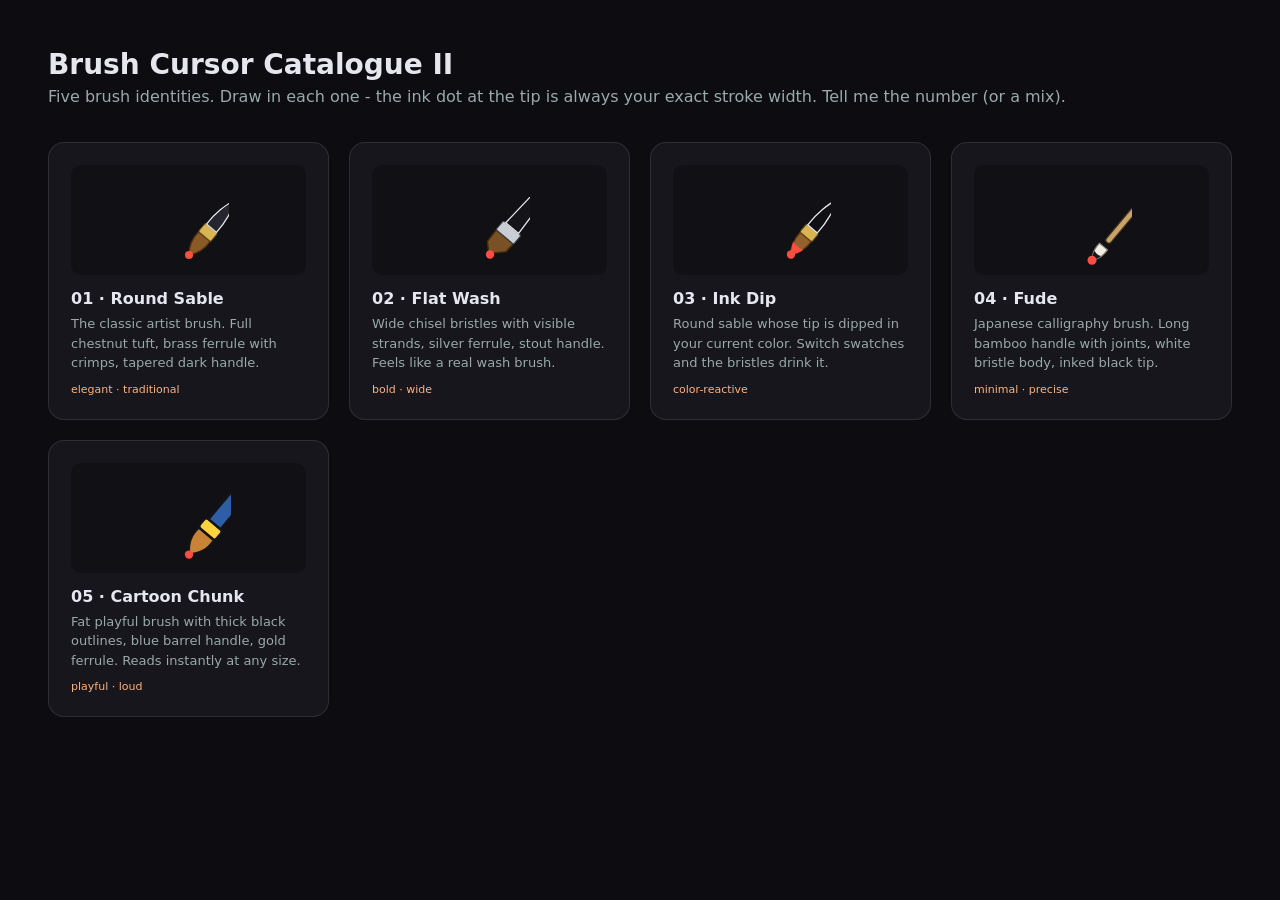
<file: design-catalogue-brush/index.html>
<!doctype html>
<html lang="en">
<head>
<meta charset="utf-8">
<title>Annotate · Brush Cursor Catalogue II</title>
<style>
  :root { color-scheme: dark; }
  body { margin: 0; min-height: 100vh; background: #0d0d11; color: #e6e6ee;
         font-family: -apple-system, system-ui, sans-serif; padding: 48px; box-sizing: border-box; }
  h1 { font-size: 28px; margin: 0 0 6px; }
  p.sub { color: #9aa; margin: 0 0 36px; }
  .grid { display: grid; grid-template-columns: repeat(auto-fill, minmax(280px, 1fr)); gap: 20px; }
  a.card { display: block; text-decoration: none; color: inherit; background: #16161c;
           border: 1px solid rgba(255,255,255,.1); border-radius: 16px; padding: 22px;
           transition: transform .15s, border-color .15s; }
  a.card:hover { transform: translateY(-3px); border-color: #ff8a3d; }
  .card h2 { font-size: 16px; margin: 14px 0 6px; }
  .card p { font-size: 13px; color: #9aa; margin: 0; line-height: 1.5; }
  .thumb { height: 110px; display: flex; align-items: center; justify-content: center;
           background: #101015; border-radius: 10px; }
  .tag { display: inline-block; font-size: 11px; color: #ffb27d; margin-top: 10px; }
</style>
</head>
<body>
<h1>Brush Cursor Catalogue II</h1>
<p class="sub">Five brush identities. Draw in each one - the ink dot at the tip is always your exact stroke width. Tell me the number (or a mix).</p>
<div class="grid">
  <a class="card" href="01-round-sable.html">
    <div class="thumb"><svg width="80" height="90" viewBox="-20 -80 40 90"><g transform="rotate(40)"><path d="M0 0 C -5 -6 -8.5 -13 -7.5 -24 L 7.5 -24 C 8.5 -13 5 -6 0 0 Z" fill="#8a5a26" stroke="#4e3210" stroke-width="1.4"/><rect x="-8" y="-35" width="16" height="11" rx="1.6" fill="#d9b455" stroke="#5e4410"/><path d="M -6.5 -35 C -7 -52 -3.5 -62 0 -74 C 3.5 -62 7 -52 6.5 -35 Z" fill="#26262e" stroke="#e8e8f0" stroke-width="1.2"/></g><circle r="4" fill="#ff4d42"/></svg></div>
    <h2>01 · Round Sable</h2>
    <p>The classic artist brush. Full chestnut tuft, brass ferrule with crimps, tapered dark handle.</p>
    <span class="tag">elegant · traditional</span>
  </a>
  <a class="card" href="02-flat-wash.html">
    <div class="thumb"><svg width="80" height="90" viewBox="-22 -76 44 86"><g transform="rotate(40)"><path d="M -1.5 0 L -10 -8 L -10.5 -22 L 10.5 -22 L 10 -12 Z" fill="#7a5124" stroke="#452c0c" stroke-width="1.4"/><rect x="-11" y="-33" width="22" height="11" rx="1.4" fill="#c9cdd6" stroke="#3c3e44"/><path d="M -8 -33 L -6 -66 Q 0 -71 6 -66 L 8 -33 Z" fill="#141419" stroke="#e8e8f0" stroke-width="1.2"/></g><circle r="4" fill="#ff4d42"/></svg></div>
    <h2>02 · Flat Wash</h2>
    <p>Wide chisel bristles with visible strands, silver ferrule, stout handle. Feels like a real wash brush.</p>
    <span class="tag">bold · wide</span>
  </a>
  <a class="card" href="03-ink-dip.html">
    <div class="thumb"><svg width="80" height="90" viewBox="-20 -76 40 86"><g transform="rotate(40)"><path d="M0 0 C -4.5 -5 -7.5 -12 -7 -22 L 7 -22 C 7.5 -12 4.5 -5 0 0 Z" fill="#93622c" stroke="#4e3210" stroke-width="1.4"/><path d="M0 0 C -3.4 -3.8 -5.4 -7.5 -6 -11 C -2 -9.4 2 -9.4 6 -11 C 5.4 -7.5 3.4 -3.8 0 0 Z" fill="#ff4d42"/><rect x="-7.5" y="-32" width="15" height="10" rx="1.5" fill="#d9b455" stroke="#5e4410"/><path d="M -6 -32 C -6.5 -50 -3 -60 0 -70 C 3 -60 6.5 -50 6 -32 Z" fill="#101014" stroke="#e8e8f0" stroke-width="1.2"/></g><circle r="4" fill="#ff4d42"/></svg></div>
    <h2>03 · Ink Dip</h2>
    <p>Round sable whose tip is dipped in your current color. Switch swatches and the bristles drink it.</p>
    <span class="tag">color-reactive</span>
  </a>
  <a class="card" href="04-fude.html">
    <div class="thumb"><svg width="80" height="94" viewBox="-16 -78 32 84"><g transform="rotate(40)"><path d="M0 0 C -3.4 -4 -5.2 -9 -4.6 -16 L 4.6 -16 C 5.2 -9 3.4 -4 0 0 Z" fill="#f2ede2" stroke="#8b8578"/><path d="M0 0 C -2.2 -2.6 -3.4 -5.4 -3.7 -8 C -1.2 -6.8 1.2 -6.8 3.7 -8 C 3.4 -5.4 2.2 -2.6 0 0 Z" fill="#17171b"/><rect x="-2.6" y="-72" width="5.2" height="51" rx="2.4" fill="#c9a36a" stroke="#4c3a1c"/></g><circle r="4" fill="#ff4d42"/></svg></div>
    <h2>04 · Fude</h2>
    <p>Japanese calligraphy brush. Long bamboo handle with joints, white bristle body, inked black tip.</p>
    <span class="tag">minimal · precise</span>
  </a>
  <a class="card" href="05-cartoon-chunk.html">
    <div class="thumb"><svg width="84" height="94" viewBox="-22 -80 44 90"><g transform="rotate(40)"><path d="M0 0 C -7 -7 -11 -14 -9.5 -26 L 9.5 -26 C 11 -14 7 -7 0 0 Z" fill="#c98336" stroke="#141416" stroke-width="2.4"/><rect x="-10.5" y="-38" width="21" height="12" rx="3" fill="#ffd23f" stroke="#141416" stroke-width="2.4"/><path d="M -7.5 -38 L -7.5 -68 Q -7.5 -76 0 -76 Q 7.5 -76 7.5 -68 L 7.5 -38 Z" fill="#2e5ea8" stroke="#141416" stroke-width="2.4"/></g><circle r="4" fill="#ff4d42"/></svg></div>
    <h2>05 · Cartoon Chunk</h2>
    <p>Fat playful brush with thick black outlines, blue barrel handle, gold ferrule. Reads instantly at any size.</p>
    <span class="tag">playful · loud</span>
  </a>
</div>
</body>
</html>
</file>
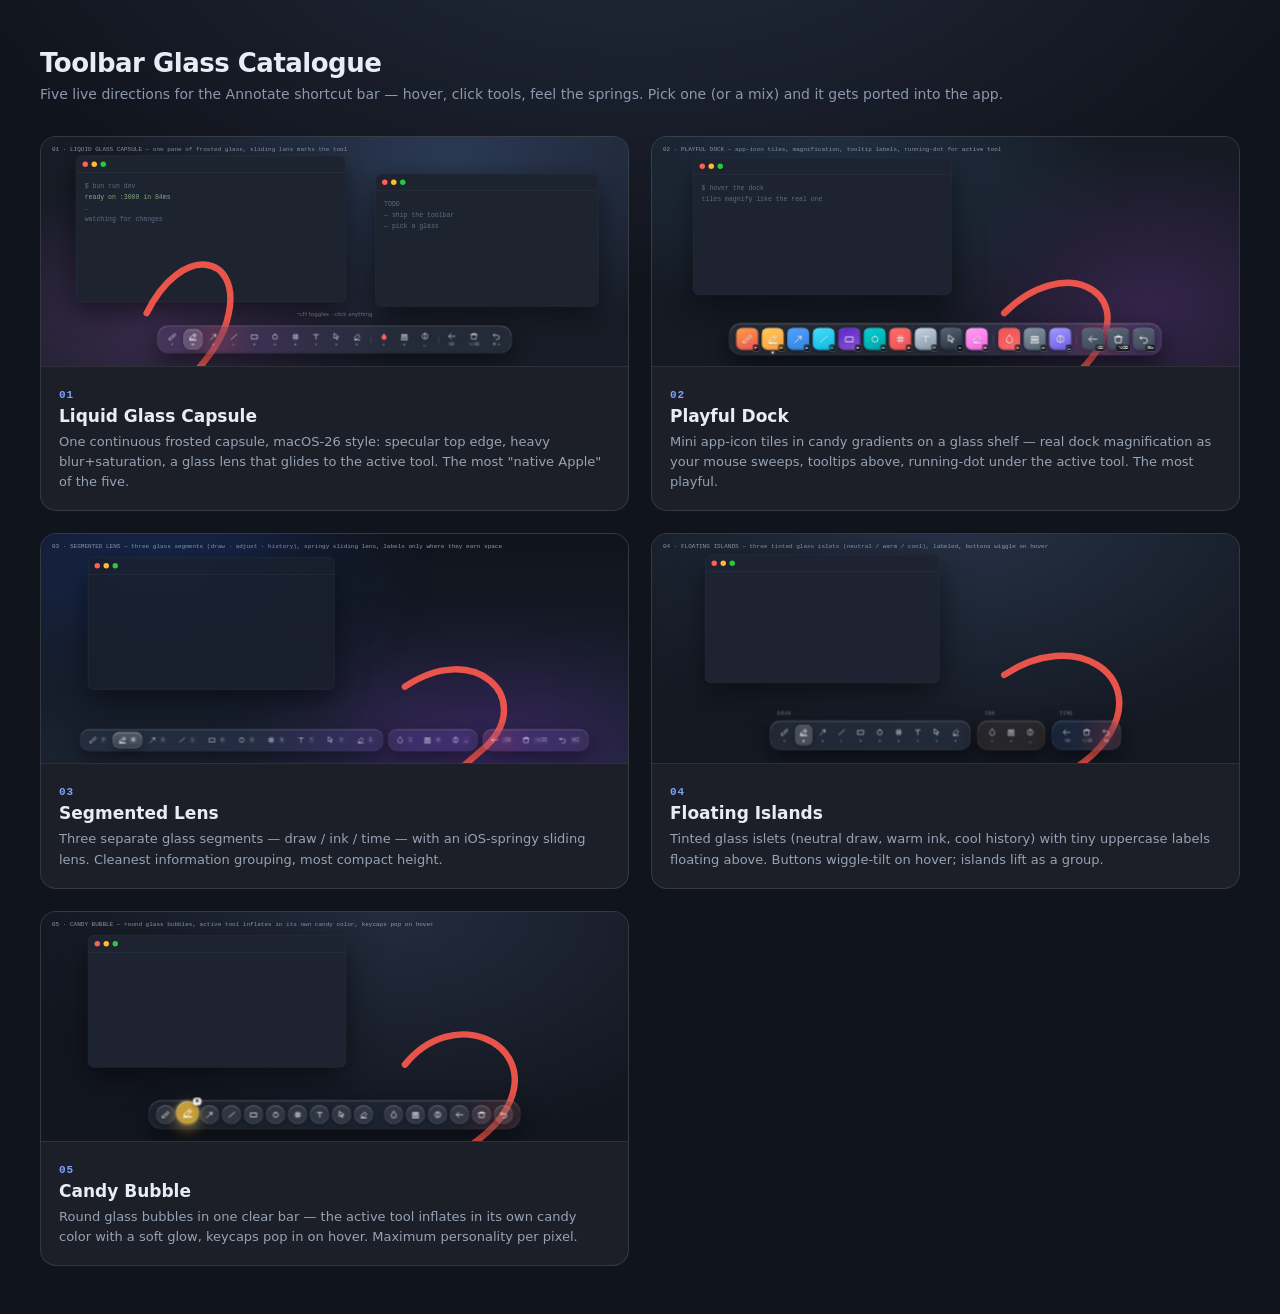
<file: design-catalogue-toolbar/index.html>
<!doctype html>
<html lang="en">
<head>
<meta charset="utf-8">
<title>Annotate · Toolbar Glass Catalogue</title>
<style>
  * { margin:0; padding:0; box-sizing:border-box; }
  body {
    min-height:100vh; font-family:-apple-system,system-ui,sans-serif;
    background:radial-gradient(1200px 700px at 50% -10%, #232b3d 0%, #10141c 60%);
    color:#e8edf5; padding:48px 40px;
  }
  h1 { font-size:26px; font-weight:700; letter-spacing:-.5px; }
  p.sub { color:#8b98ad; margin:8px 0 34px; font-size:14px; }
  .grid { display:grid; grid-template-columns:repeat(auto-fill, minmax(420px, 1fr)); gap:22px; max-width:1400px; }
  a.card {
    display:block; text-decoration:none; color:inherit;
    border-radius:16px; overflow:hidden;
    background:rgba(255,255,255,.05);
    border:1px solid rgba(255,255,255,.11);
    transition:transform .2s, border-color .2s, box-shadow .2s;
  }
  a.card:hover { transform:translateY(-4px); border-color:rgba(255,255,255,.3); box-shadow:0 20px 44px rgba(0,0,0,.45); }
  .thumb { height:230px; border-bottom:1px solid rgba(255,255,255,.08); position:relative; overflow:hidden; }
  .thumb iframe {
    width:200%; height:200%; transform:scale(.5); transform-origin:top left;
    border:0; pointer-events:none;
  }
  .meta { padding:16px 18px 18px; }
  .meta .n { font:600 11px ui-monospace,monospace; color:#7ea1ff; letter-spacing:1px; }
  .meta h2 { font-size:17px; margin:4px 0 6px; }
  .meta p { color:#96a2b5; font-size:13px; line-height:1.55; }
</style>
</head>
<body>
  <h1>Toolbar Glass Catalogue</h1>
  <p class="sub">Five live directions for the Annotate shortcut bar — hover, click tools, feel the springs. Pick one (or a mix) and it gets ported into the app.</p>
  <div class="grid">
    <a class="card" href="01-liquid-glass.html">
      <div class="thumb"><iframe src="01-liquid-glass.html" scrolling="no"></iframe></div>
      <div class="meta"><span class="n">01</span><h2>Liquid Glass Capsule</h2>
      <p>One continuous frosted capsule, macOS-26 style: specular top edge, heavy blur+saturation, a glass lens that glides to the active tool. The most "native Apple" of the five.</p></div>
    </a>
    <a class="card" href="02-dock-magnify.html">
      <div class="thumb"><iframe src="02-dock-magnify.html" scrolling="no"></iframe></div>
      <div class="meta"><span class="n">02</span><h2>Playful Dock</h2>
      <p>Mini app-icon tiles in candy gradients on a glass shelf — real dock magnification as your mouse sweeps, tooltips above, running-dot under the active tool. The most playful.</p></div>
    </a>
    <a class="card" href="03-segmented-lens.html">
      <div class="thumb"><iframe src="03-segmented-lens.html" scrolling="no"></iframe></div>
      <div class="meta"><span class="n">03</span><h2>Segmented Lens</h2>
      <p>Three separate glass segments — draw / ink / time — with an iOS-springy sliding lens. Cleanest information grouping, most compact height.</p></div>
    </a>
    <a class="card" href="04-floating-islands.html">
      <div class="thumb"><iframe src="04-floating-islands.html" scrolling="no"></iframe></div>
      <div class="meta"><span class="n">04</span><h2>Floating Islands</h2>
      <p>Tinted glass islets (neutral draw, warm ink, cool history) with tiny uppercase labels floating above. Buttons wiggle-tilt on hover; islands lift as a group.</p></div>
    </a>
    <a class="card" href="05-candy-bubble.html">
      <div class="thumb"><iframe src="05-candy-bubble.html" scrolling="no"></iframe></div>
      <div class="meta"><span class="n">05</span><h2>Candy Bubble</h2>
      <p>Round glass bubbles in one clear bar — the active tool inflates in its own candy color with a soft glow, keycaps pop in on hover. Maximum personality per pixel.</p></div>
    </a>
  </div>
</body>
</html>
</file>
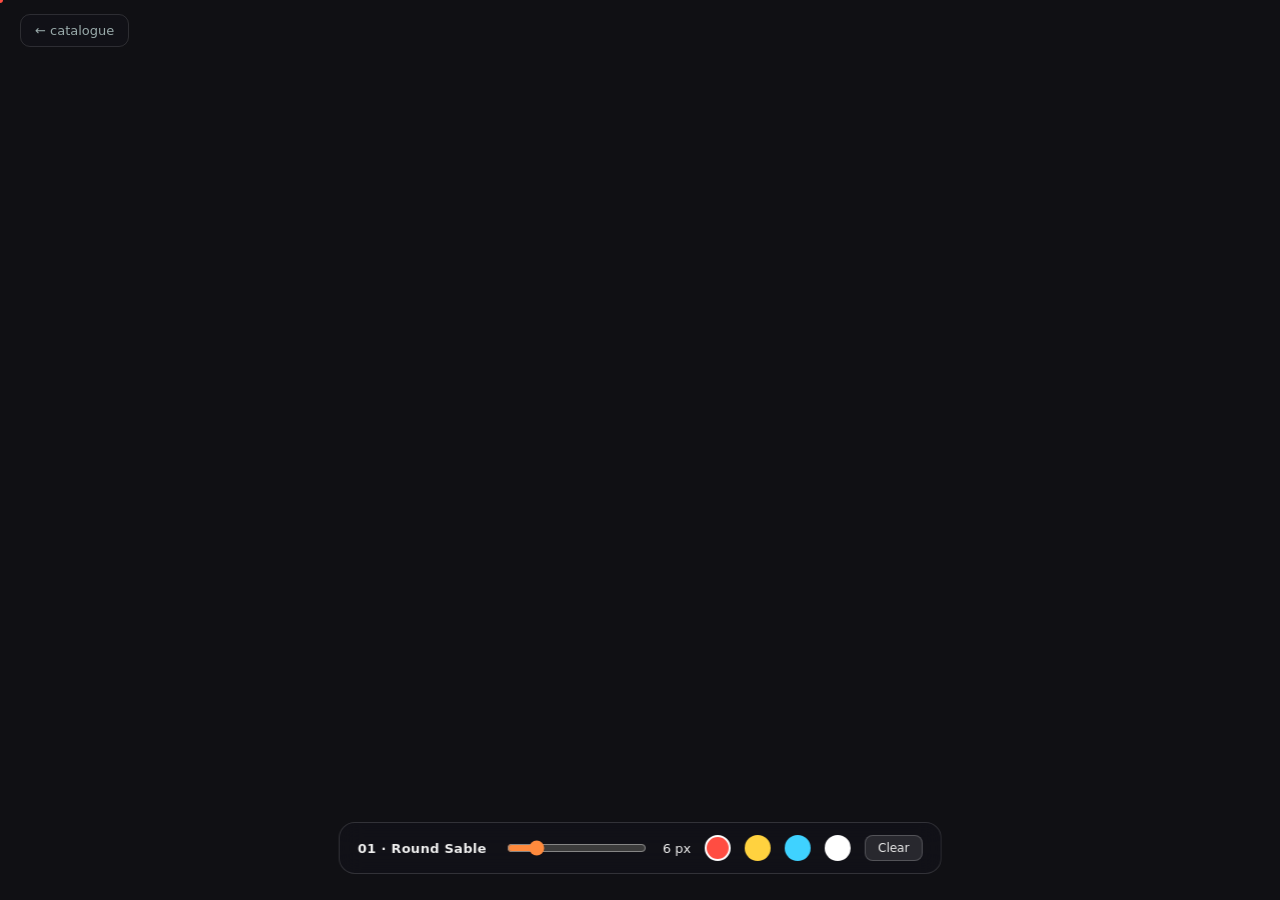
<file: design-catalogue-brush/01-round-sable.html>
<!doctype html>
<html lang="en">
<head>
<meta charset="utf-8">
<title>01 · Round Sable</title>
<link rel="stylesheet" href="_shared.css">
</head>
<body>
<canvas id="paper"></canvas>
<div class="nav"><a href="index.html">← catalogue</a></div>

<svg id="cursor" width="0" height="0">
  <defs>
    <linearGradient id="ferrule1" x1="0" y1="0" x2="1" y2="0">
      <stop offset="0" stop-color="#8f6a1e"/>
      <stop offset=".35" stop-color="#f3d160"/>
      <stop offset=".6" stop-color="#c79a2e"/>
      <stop offset="1" stop-color="#7c5a16"/>
    </linearGradient>
    <linearGradient id="handle1" x1="0" y1="0" x2="1" y2="0">
      <stop offset="0" stop-color="#07070a"/>
      <stop offset=".45" stop-color="#33333d"/>
      <stop offset="1" stop-color="#0a0a0e"/>
    </linearGradient>
  </defs>
  <g id="glyph">
    <path d="M0 0 C -5 -6 -8.5 -13 -7.5 -24 L 7.5 -24 C 8.5 -13 5 -6 0 0 Z"
          fill="#8a5a26" stroke="#4e3210" stroke-width="1.4"/>
    <path d="M0 0 C -2 -3.5 -3.4 -8 -3.2 -13 L 3.2 -13 C 3.4 -8 2 -3.5 0 0 Z"
          fill="#a9743a" opacity=".8"/>
    <rect x="-8" y="-35" width="16" height="11" rx="1.6" fill="url(#ferrule1)" stroke="#5e4410" stroke-width="1.2"/>
    <line x1="-8" y1="-27.5" x2="8" y2="-27.5" stroke="#5e4410" stroke-width="1"/>
    <line x1="-8" y1="-31.5" x2="8" y2="-31.5" stroke="#5e4410" stroke-width="1"/>
    <path d="M -6.5 -35 C -7 -52 -3.5 -62 0 -74 C 3.5 -62 7 -52 6.5 -35 Z"
          fill="url(#handle1)" stroke="#e8e8f0" stroke-width="1.4"/>
  </g>
  <circle id="dot" cx="0" cy="0" r="6"/>
</svg>

<div class="hud">
  <span class="name">01 · Round Sable</span>
  <input id="size" type="range" min="2" max="24" value="6" step="1">
  <span id="sizeLabel">6 px</span>
  <div class="swatch on" data-c="#ff4d42" style="background:#ff4d42"></div>
  <div class="swatch" data-c="#ffd23f" style="background:#ffd23f"></div>
  <div class="swatch" data-c="#3fd2ff" style="background:#3fd2ff"></div>
  <div class="swatch" data-c="#ffffff" style="background:#fff"></div>
  <button id="clear">Clear</button>
</div>
<script src="_shared.js"></script>
</body>
</html>
</file>
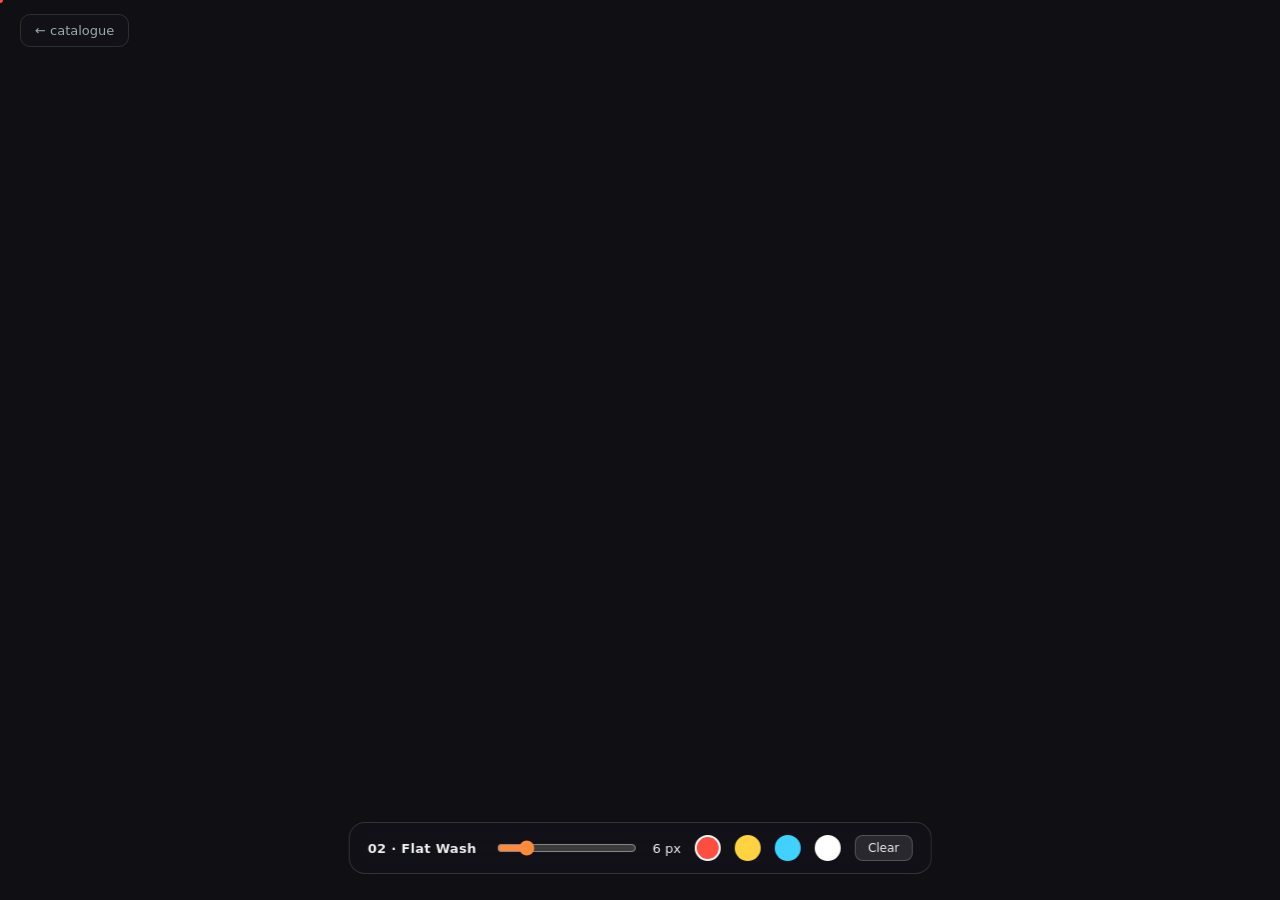
<file: design-catalogue-brush/02-flat-wash.html>
<!doctype html>
<html lang="en">
<head>
<meta charset="utf-8">
<title>02 · Flat Wash</title>
<link rel="stylesheet" href="_shared.css">
</head>
<body>
<canvas id="paper"></canvas>
<div class="nav"><a href="index.html">← catalogue</a></div>

<svg id="cursor" width="0" height="0">
  <defs>
    <linearGradient id="ferrule2" x1="0" y1="0" x2="1" y2="0">
      <stop offset="0" stop-color="#6d7076"/>
      <stop offset=".4" stop-color="#e9ecf2"/>
      <stop offset=".65" stop-color="#b6bac2"/>
      <stop offset="1" stop-color="#5c5f66"/>
    </linearGradient>
  </defs>
  <g id="glyph">
    <path d="M -1.5 0 L -10 -8 L -10.5 -22 L 10.5 -22 L 10 -12 Z"
          fill="#7a5124" stroke="#452c0c" stroke-width="1.4"/>
    <path d="M -6 -4.5 L -6.8 -21 M -2 -1.5 L -3 -21 M 2 -3 L 1 -21 M 6 -7 L 5 -21"
          stroke="#5d3c14" stroke-width="1.1" fill="none" opacity=".8"/>
    <rect x="-11" y="-33" width="22" height="11" rx="1.4" fill="url(#ferrule2)" stroke="#3c3e44" stroke-width="1.2"/>
    <line x1="-11" y1="-25.6" x2="11" y2="-25.6" stroke="#3c3e44" stroke-width="1"/>
    <line x1="-11" y1="-29.4" x2="11" y2="-29.4" stroke="#3c3e44" stroke-width="1"/>
    <path d="M -8 -33 L -6 -66 Q 0 -71 6 -66 L 8 -33 Z"
          fill="#141419" stroke="#e8e8f0" stroke-width="1.4"/>
  </g>
  <circle id="dot" cx="0" cy="0" r="6"/>
</svg>

<div class="hud">
  <span class="name">02 · Flat Wash</span>
  <input id="size" type="range" min="2" max="24" value="6" step="1">
  <span id="sizeLabel">6 px</span>
  <div class="swatch on" data-c="#ff4d42" style="background:#ff4d42"></div>
  <div class="swatch" data-c="#ffd23f" style="background:#ffd23f"></div>
  <div class="swatch" data-c="#3fd2ff" style="background:#3fd2ff"></div>
  <div class="swatch" data-c="#ffffff" style="background:#fff"></div>
  <button id="clear">Clear</button>
</div>
<script src="_shared.js"></script>
</body>
</html>
</file>
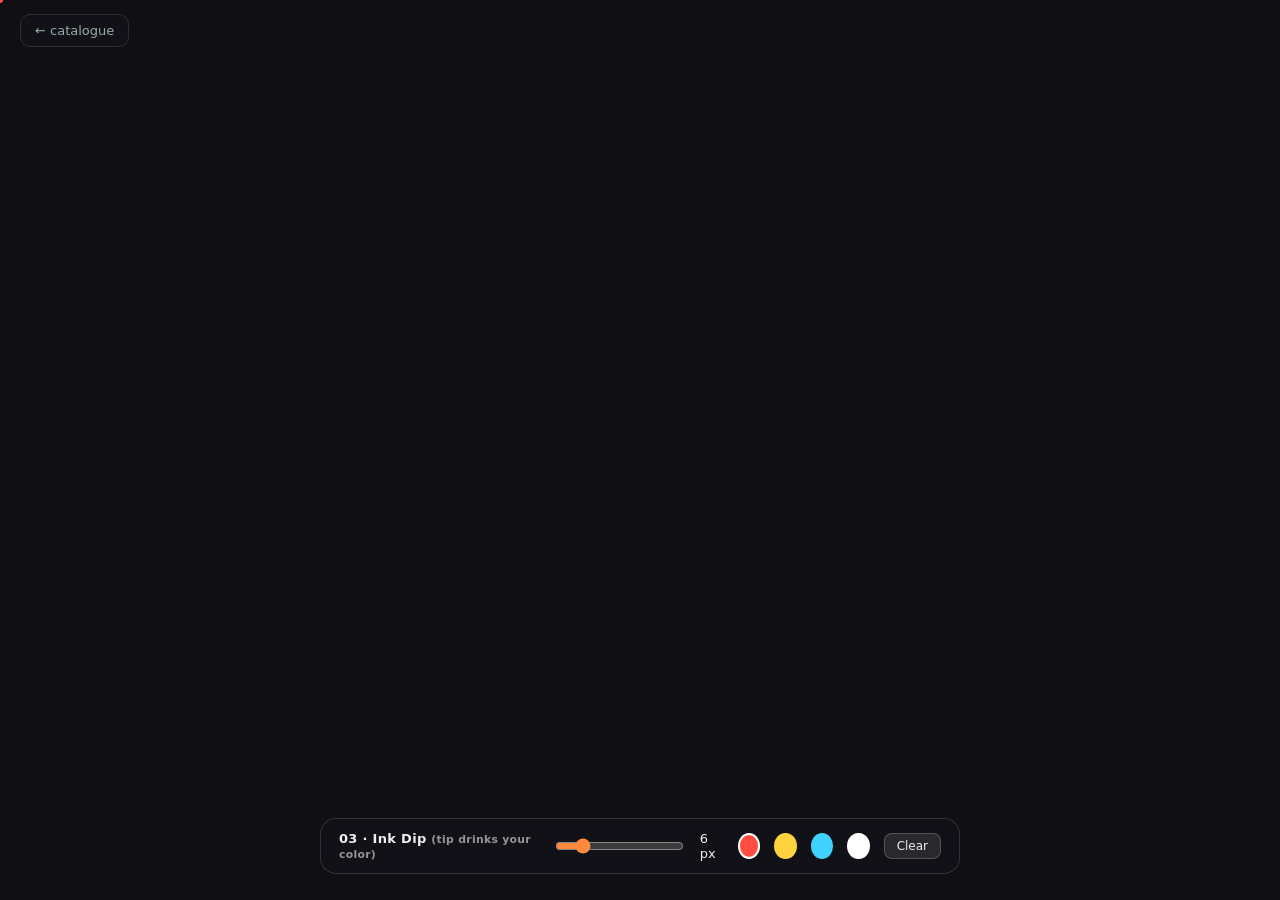
<file: design-catalogue-brush/03-ink-dip.html>
<!doctype html>
<html lang="en">
<head>
<meta charset="utf-8">
<title>03 · Ink Dip</title>
<link rel="stylesheet" href="_shared.css">
</head>
<body>
<canvas id="paper"></canvas>
<div class="nav"><a href="index.html">← catalogue</a></div>

<svg id="cursor" width="0" height="0">
  <defs>
    <linearGradient id="ferrule3" x1="0" y1="0" x2="1" y2="0">
      <stop offset="0" stop-color="#8f6a1e"/>
      <stop offset=".4" stop-color="#f3d160"/>
      <stop offset="1" stop-color="#7c5a16"/>
    </linearGradient>
  </defs>
  <g id="glyph">
    <path d="M0 0 C -4.5 -5 -7.5 -12 -7 -22 L 7 -22 C 7.5 -12 4.5 -5 0 0 Z"
          fill="#93622c" stroke="#4e3210" stroke-width="1.4"/>
    <path id="dip" d="M0 0 C -3.4 -3.8 -5.4 -7.5 -6 -11 C -2 -9.4 2 -9.4 6 -11 C 5.4 -7.5 3.4 -3.8 0 0 Z"
          fill="#ff4d42" stroke="none"/>
    <rect x="-7.5" y="-32" width="15" height="10" rx="1.5" fill="url(#ferrule3)" stroke="#5e4410" stroke-width="1.2"/>
    <line x1="-7.5" y1="-25.3" x2="7.5" y2="-25.3" stroke="#5e4410" stroke-width="1"/>
    <path d="M -6 -32 C -6.5 -50 -3 -60 0 -70 C 3 -60 6.5 -50 6 -32 Z"
          fill="#101014" stroke="#e8e8f0" stroke-width="1.4"/>
  </g>
  <circle id="dot" cx="0" cy="0" r="6"/>
</svg>

<div class="hud">
  <span class="name">03 · Ink Dip <small style="opacity:.6">(tip drinks your color)</small></span>
  <input id="size" type="range" min="2" max="24" value="6" step="1">
  <span id="sizeLabel">6 px</span>
  <div class="swatch on" data-c="#ff4d42" style="background:#ff4d42"></div>
  <div class="swatch" data-c="#ffd23f" style="background:#ffd23f"></div>
  <div class="swatch" data-c="#3fd2ff" style="background:#3fd2ff"></div>
  <div class="swatch" data-c="#ffffff" style="background:#fff"></div>
  <button id="clear">Clear</button>
</div>
<script>
  window.onInk = function (color) {
    document.getElementById('dip').setAttribute('fill', color);
  };
</script>
<script src="_shared.js"></script>
</body>
</html>
</file>
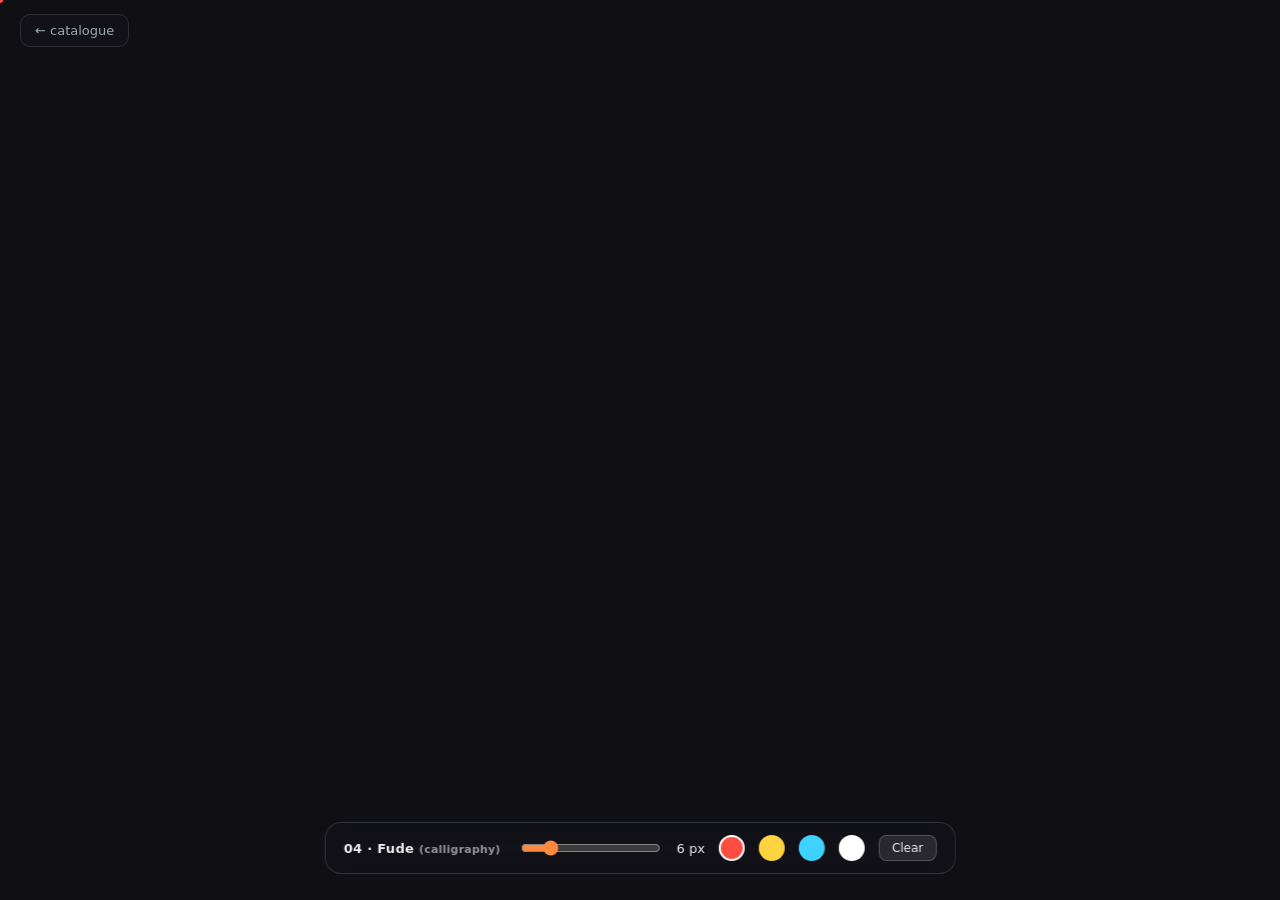
<file: design-catalogue-brush/04-fude.html>
<!doctype html>
<html lang="en">
<head>
<meta charset="utf-8">
<title>04 · Fude</title>
<link rel="stylesheet" href="_shared.css">
</head>
<body>
<canvas id="paper"></canvas>
<div class="nav"><a href="index.html">← catalogue</a></div>

<svg id="cursor" width="0" height="0">
  <defs>
    <linearGradient id="bamboo" x1="0" y1="0" x2="1" y2="0">
      <stop offset="0" stop-color="#8a6a3c"/>
      <stop offset=".45" stop-color="#d9b47e"/>
      <stop offset="1" stop-color="#7c5e33"/>
    </linearGradient>
  </defs>
  <g id="glyph">
    <path d="M0 0 C -3.4 -4 -5.2 -9 -4.6 -16 L 4.6 -16 C 5.2 -9 3.4 -4 0 0 Z"
          fill="#f2ede2" stroke="#8b8578" stroke-width="1.3"/>
    <path d="M0 0 C -2.2 -2.6 -3.4 -5.4 -3.7 -8 C -1.2 -6.8 1.2 -6.8 3.7 -8 C 3.4 -5.4 2.2 -2.6 0 0 Z"
          fill="#17171b"/>
    <path d="M -4.6 -16 L -3.2 -21 L 3.2 -21 L 4.6 -16 Z"
          fill="#2b2b31" stroke="#8b8578" stroke-width="1"/>
    <rect x="-2.6" y="-72" width="5.2" height="51" rx="2.4" fill="url(#bamboo)" stroke="#4c3a1c" stroke-width="1.2"/>
    <line x1="-2.6" y1="-38" x2="2.6" y2="-38" stroke="#4c3a1c" stroke-width="1.2"/>
    <line x1="-2.6" y1="-55" x2="2.6" y2="-55" stroke="#4c3a1c" stroke-width="1.2"/>
    <circle cx="0" cy="-69" r="1.6" fill="#2c2117"/>
  </g>
  <circle id="dot" cx="0" cy="0" r="6"/>
</svg>

<div class="hud">
  <span class="name">04 · Fude <small style="opacity:.6">(calligraphy)</small></span>
  <input id="size" type="range" min="2" max="24" value="6" step="1">
  <span id="sizeLabel">6 px</span>
  <div class="swatch on" data-c="#ff4d42" style="background:#ff4d42"></div>
  <div class="swatch" data-c="#ffd23f" style="background:#ffd23f"></div>
  <div class="swatch" data-c="#3fd2ff" style="background:#3fd2ff"></div>
  <div class="swatch" data-c="#ffffff" style="background:#fff"></div>
  <button id="clear">Clear</button>
</div>
<script src="_shared.js"></script>
</body>
</html>
</file>
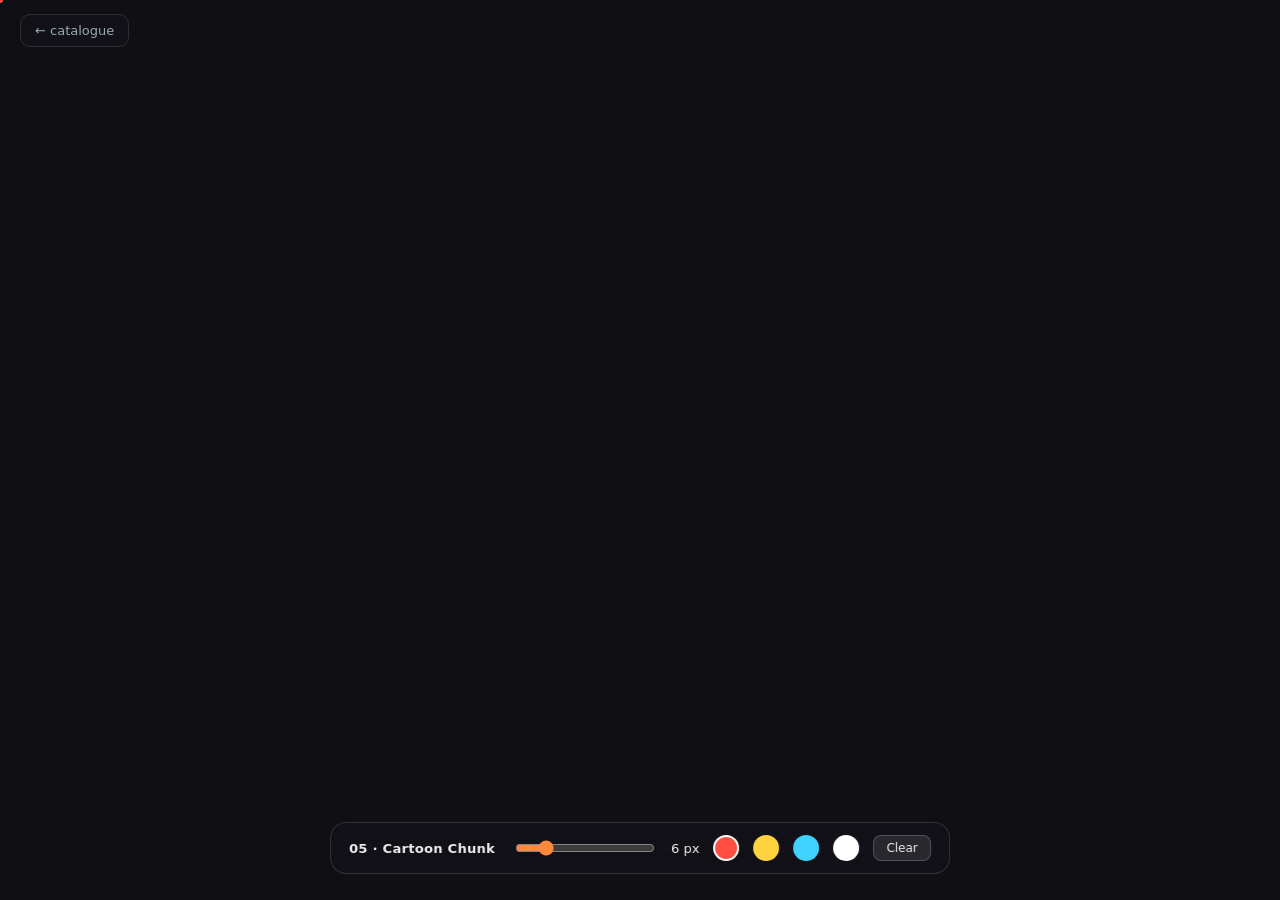
<file: design-catalogue-brush/05-cartoon-chunk.html>
<!doctype html>
<html lang="en">
<head>
<meta charset="utf-8">
<title>05 · Cartoon Chunk</title>
<link rel="stylesheet" href="_shared.css">
</head>
<body>
<canvas id="paper"></canvas>
<div class="nav"><a href="index.html">← catalogue</a></div>

<svg id="cursor" width="0" height="0">
  <g id="glyph">
    <path d="M0 0 C -7 -7 -11 -14 -9.5 -26 L 9.5 -26 C 11 -14 7 -7 0 0 Z"
          fill="#c98336" stroke="#141416" stroke-width="2.4" stroke-linejoin="round"/>
    <path d="M -4.5 -8 C -6 -13 -6.5 -18 -6 -25 M 4.5 -8 C 6 -13 6.5 -18 6 -25"
          stroke="#8f5a1e" stroke-width="1.8" fill="none" stroke-linecap="round"/>
    <rect x="-10.5" y="-38" width="21" height="12" rx="3" fill="#ffd23f" stroke="#141416" stroke-width="2.4"/>
    <path d="M -7.5 -38 L -7.5 -68 Q -7.5 -76 0 -76 Q 7.5 -76 7.5 -68 L 7.5 -38 Z"
          fill="#2e5ea8" stroke="#141416" stroke-width="2.4" stroke-linejoin="round"/>
    <path d="M -3.5 -44 L -3.5 -66"
          stroke="#7ea4dd" stroke-width="2.2" fill="none" stroke-linecap="round" opacity=".9"/>
  </g>
  <circle id="dot" cx="0" cy="0" r="6"/>
</svg>

<div class="hud">
  <span class="name">05 · Cartoon Chunk</span>
  <input id="size" type="range" min="2" max="24" value="6" step="1">
  <span id="sizeLabel">6 px</span>
  <div class="swatch on" data-c="#ff4d42" style="background:#ff4d42"></div>
  <div class="swatch" data-c="#ffd23f" style="background:#ffd23f"></div>
  <div class="swatch" data-c="#3fd2ff" style="background:#3fd2ff"></div>
  <div class="swatch" data-c="#ffffff" style="background:#fff"></div>
  <button id="clear">Clear</button>
</div>
<script src="_shared.js"></script>
</body>
</html>
</file>
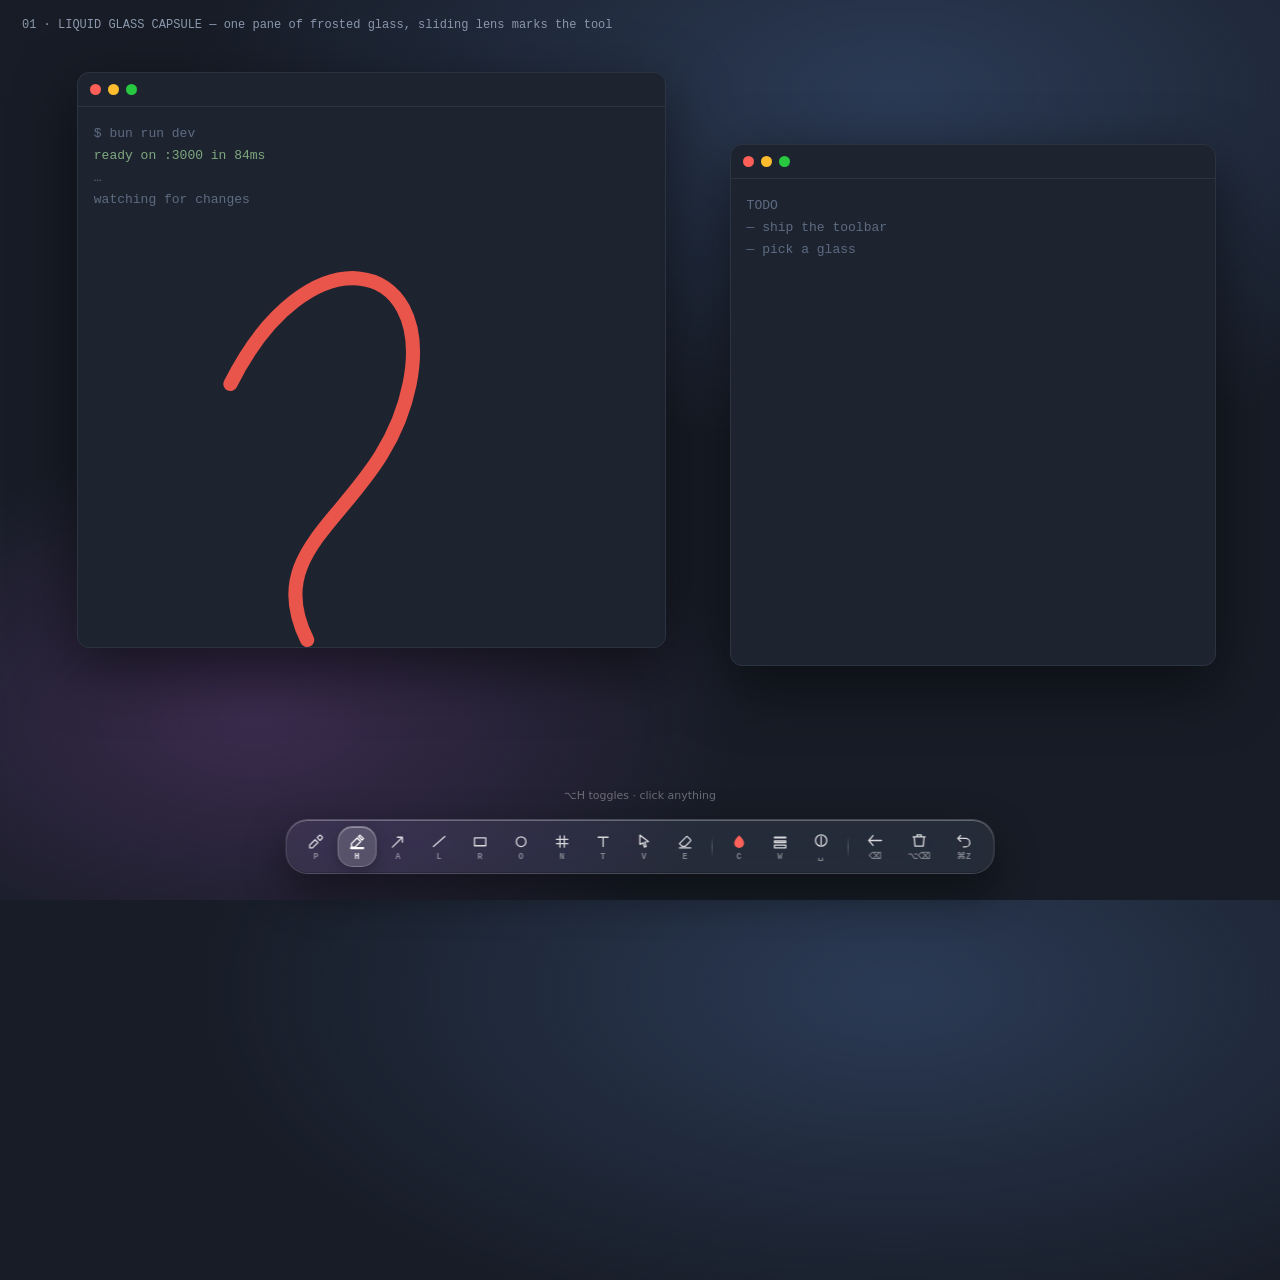
<file: design-catalogue-toolbar/01-liquid-glass.html>
<!doctype html>
<html lang="en">
<head>
<meta charset="utf-8">
<title>01 · Liquid Glass Capsule</title>
<style>
  * { margin:0; padding:0; box-sizing:border-box; -webkit-user-select:none; user-select:none; }
  html,body { height:100%; overflow:hidden; font-family:-apple-system,system-ui,sans-serif; }
  body {
    background:
      radial-gradient(1200px 600px at 70% 10%, #2b3a55 0%, transparent 60%),
      radial-gradient(900px 500px at 20% 80%, #3a2b4d 0%, transparent 55%),
      #171c26;
  }
  .win { position:absolute; border-radius:12px; background:#1e242f; box-shadow:0 20px 60px rgba(0,0,0,.5); border:1px solid #2c3442; }
  .w1 { left:6%; top:8%; width:46%; height:64%; }
  .w2 { right:5%; top:16%; width:38%; height:58%; }
  .tb { height:34px; border-bottom:1px solid #2c3442; display:flex; align-items:center; padding:0 12px; gap:7px; }
  .dot { width:11px; height:11px; border-radius:50%; }
  .code { padding:16px; color:#5d6b82; font:13px/1.7 ui-monospace,monospace; }
  .code em { color:#7ea87f; font-style:normal; }
  svg.scribble { position:absolute; inset:0; pointer-events:none; }

  .bar-wrap { position:absolute; bottom:26px; left:50%; transform:translateX(-50%); }
  .bar {
    display:flex; align-items:center; gap:2px; padding:7px 10px;
    border-radius:22px;
    background:rgba(255,255,255,.07);
    -webkit-backdrop-filter:blur(36px) saturate(190%);
    backdrop-filter:blur(36px) saturate(190%);
    border:1px solid rgba(255,255,255,.14);
    box-shadow:
      0 18px 44px rgba(0,0,0,.45),
      inset 0 1px 0 rgba(255,255,255,.28),
      inset 0 -1px 0 rgba(0,0,0,.18);
    position:relative;
  }
  .lens {
    position:absolute; top:6px; height:calc(100% - 12px); border-radius:15px;
    background:rgba(255,255,255,.16);
    border:1px solid rgba(255,255,255,.22);
    box-shadow:inset 0 1px 0 rgba(255,255,255,.35), 0 4px 14px rgba(0,0,0,.25);
    transition:left .32s cubic-bezier(.32,1.4,.36,1), width .32s cubic-bezier(.32,1.4,.36,1);
    pointer-events:none;
  }
  .chip {
    position:relative; z-index:1;
    display:flex; flex-direction:column; align-items:center; gap:2px;
    padding:5px 11px 4px; border-radius:14px; cursor:pointer;
    color:rgba(255,255,255,.82);
    transition:transform .18s cubic-bezier(.32,1.6,.36,1), color .18s;
  }
  .chip:hover { transform:translateY(-3px) scale(1.08); color:#fff; }
  .chip:active { transform:translateY(0) scale(.94); }
  .chip svg { width:17px; height:17px; display:block; }
  .chip .k {
    font-size:8.5px; font-weight:600; letter-spacing:.4px; opacity:.5;
    font-family:ui-monospace,monospace;
  }
  .chip.on { color:#fff; }
  .chip.on .k { opacity:.85; }
  .sep { width:1px; height:22px; background:linear-gradient(rgba(255,255,255,0),rgba(255,255,255,.25),rgba(255,255,255,0)); margin:0 5px; }
  .chip.color svg { color:#ff6259; }
  .hint { position:absolute; top:-30px; left:50%; transform:translateX(-50%); color:rgba(255,255,255,.35); font-size:11px; white-space:nowrap; }
  .badge { position:fixed; top:18px; left:22px; color:#8b98ad; font:12px ui-monospace,monospace; }
</style>
</head>
<body>
  <div class="badge">01 · LIQUID GLASS CAPSULE — one pane of frosted glass, sliding lens marks the tool</div>
  <div class="win w1"><div class="tb"><span class="dot" style="background:#ff5f57"></span><span class="dot" style="background:#febc2e"></span><span class="dot" style="background:#28c840"></span></div>
    <div class="code">$ bun run dev<br><em>ready on :3000 in 84ms</em><br>…<br>watching for changes</div></div>
  <div class="win w2"><div class="tb"><span class="dot" style="background:#ff5f57"></span><span class="dot" style="background:#febc2e"></span><span class="dot" style="background:#28c840"></span></div>
    <div class="code">TODO<br>— ship the toolbar<br>— pick a glass</div></div>
  <svg class="scribble" viewBox="0 0 100 100" preserveAspectRatio="none">
    <path d="M18,30 C24,18 34,20 32,30 C30,40 20,42 24,50" fill="none" stroke="#ff5a4e" stroke-width="1.1" stroke-linecap="round" opacity=".9"/>
  </svg>

  <div class="bar-wrap">
    <div class="hint">⌥H toggles · click anything</div>
    <div class="bar" id="bar">
      <div class="lens" id="lens"></div>
    </div>
  </div>

<script>
const ICONS = {
  pen:'M3 17l7.5-7.5 4 4L7 21H3v-4zM13.5 6.5l3-3a1.4 1.4 0 012 0l2 2a1.4 1.4 0 010 2l-3 3z',
  high:'M4 15l8-8 5 5-8 8H4v-5zM14 5l2-2 5 5-2 2zM3 22h18v-1.5H3z',
  arrow:'M4 20L18 6M18 6h-7M18 6v7',
  line:'M4 19L20 5',
  rect:'M4 7h16v11H4z',
  circle:'M12 5.5a6.8 6.8 0 110 13.6 6.8 6.8 0 010-13.6z',
  count:'M9 4v16M15 4v16M4 9h16M4 15h16',
  text:'M5 6h14M12 6v13',
  select:'M6 3l12 9-5.2 1L15 19l-2.4 1-2.2-6L6 16z',
  erase:'M8 19l-4-4 9.5-9.5a1.5 1.5 0 012.1 0l3.9 3.9a1.5 1.5 0 010 2.1L12 19H8zM4 21h16',
  color:'M12 3c4.5 4.8 7 8 7 11a7 7 0 11-14 0c0-3 2.5-6.2 7-11z',
  width:'M4 6h16v1H4zM4 11h16v2.4H4zM4 17h16v4H4z',
  fade:'M12 4a8 8 0 100 16 8 8 0 000-16zm0 2.5v11',
  back:'M9 5l-6 7 6 7M3 12h18',
  clear:'M5 7h14l-1.2 13H6.2zM9 7V4h6v3M3.5 7h17',
  undo:'M7 5L3 9l4 4M3 9h11a6 6 0 010 12h-3',
};
function icon(d, stroke=true){
  return `<svg viewBox="0 0 24 24" fill="${stroke?'none':'currentColor'}" stroke="${stroke?'currentColor':'none'}" stroke-width="1.8" stroke-linejoin="round" stroke-linecap="round"><path d="${d}"/></svg>`;
}
const items = [
  ['pen','P',true],['high','H',true],['arrow','A',true],['line','L',true],['rect','R',true],
  ['circle','O',true],['count','N',true],['text','T',true],['select','V',true],['erase','E',true],
  'sep',
  ['color','C',true],['width','W',true],['fade','␣',true],
  'sep',
  ['back','⌫',true],['clear','⌥⌫',true],['undo','⌘Z',true],
];
const bar = document.getElementById('bar');
const lens = document.getElementById('lens');
let chips = [];
items.forEach(it=>{
  if(it==='sep'){ const s=document.createElement('div'); s.className='sep'; bar.appendChild(s); return; }
  const [name,k] = it;
  const c=document.createElement('div');
  c.className='chip'+(name==='color'?' color':'');
  c.innerHTML = icon(ICONS[name], !(name==='color')) + `<span class="k">${k}</span>`;
  bar.appendChild(c);
  if(['pen','high','arrow','line','rect','circle','count','text','select','erase'].includes(name)){
    chips.push(c);
    c.onclick=()=>setActive(c);
  } else {
    c.onclick=()=>{ c.style.transform='translateY(-6px) scale(1.15)'; setTimeout(()=>c.style.transform='',200); };
  }
});
function setActive(c){
  chips.forEach(x=>x.classList.remove('on'));
  c.classList.add('on');
  lens.style.left = (c.offsetLeft)+'px';
  lens.style.width = (c.offsetWidth)+'px';
}
setActive(chips[1]);
</script>
</body>
</html>
</file>
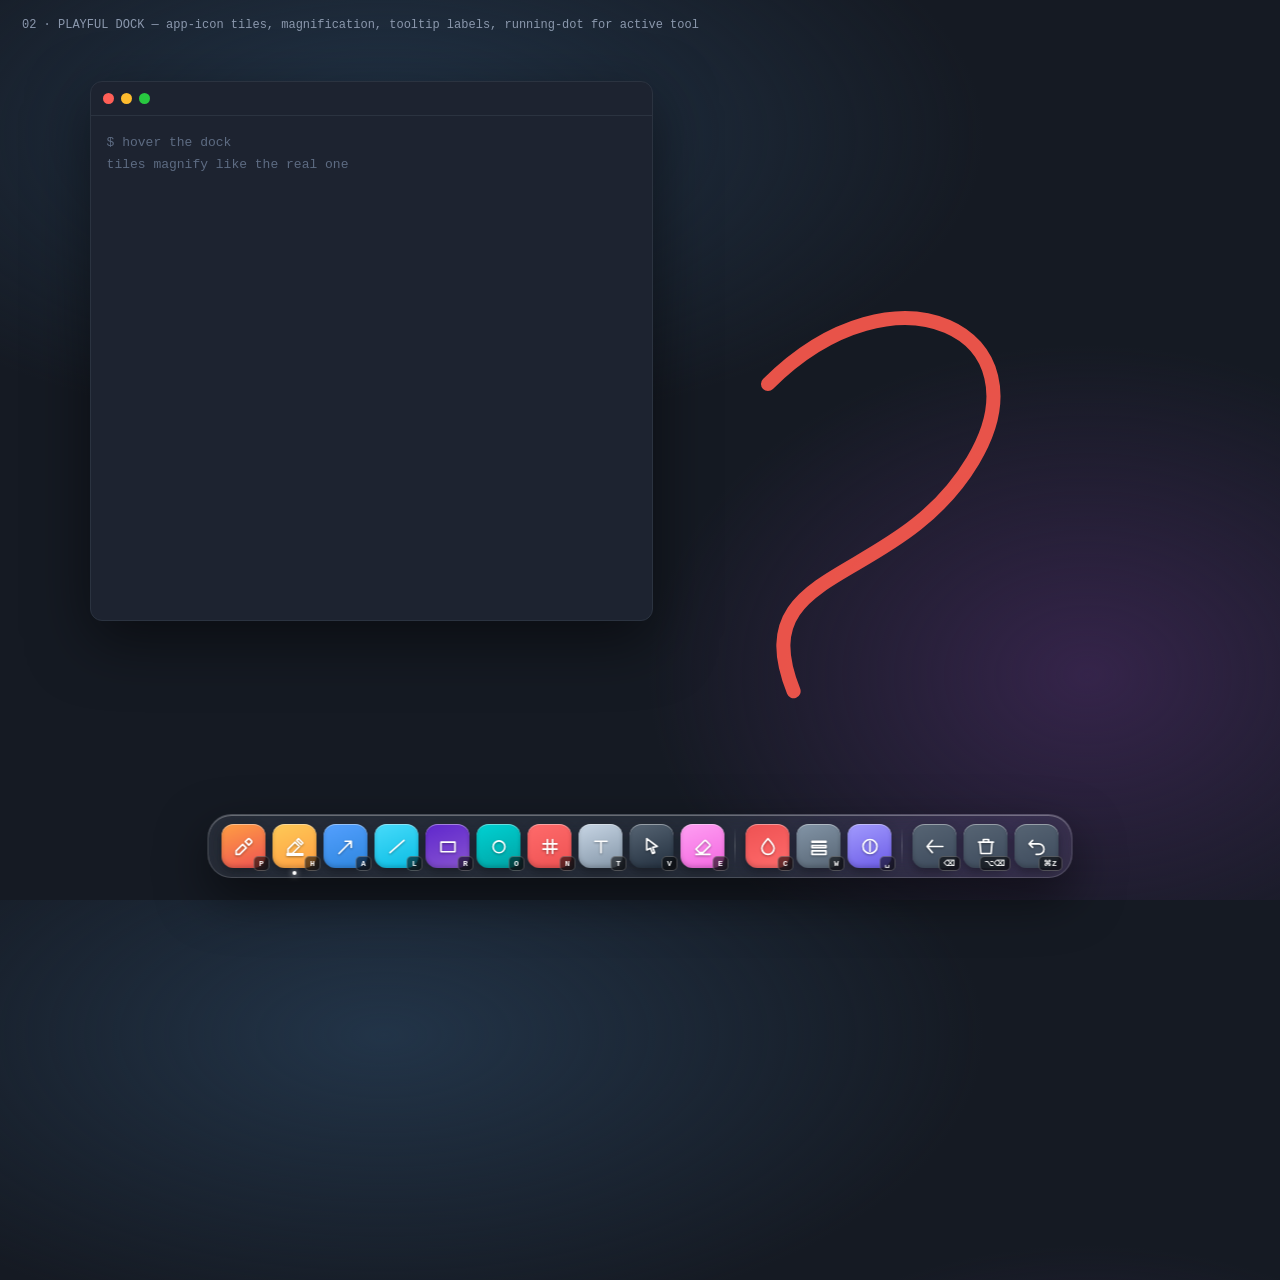
<file: design-catalogue-toolbar/02-dock-magnify.html>
<!doctype html>
<html lang="en">
<head>
<meta charset="utf-8">
<title>02 · Playful Dock</title>
<style>
  * { margin:0; padding:0; box-sizing:border-box; user-select:none; -webkit-user-select:none; }
  html,body { height:100%; overflow:hidden; font-family:-apple-system,system-ui,sans-serif; }
  body {
    background:
      radial-gradient(1000px 500px at 30% 15%, #223448 0%, transparent 60%),
      radial-gradient(800px 600px at 85% 75%, #35244a 0%, transparent 55%),
      #151a23;
  }
  .win { position:absolute; border-radius:12px; background:#1d2330; box-shadow:0 20px 60px rgba(0,0,0,.5); border:1px solid #2b3340; }
  .w1 { left:7%; top:9%; width:44%; height:60%; }
  .tb { height:34px; border-bottom:1px solid #2b3340; display:flex; align-items:center; padding:0 12px; gap:7px; }
  .dot { width:11px; height:11px; border-radius:50%; }
  .code { padding:16px; color:#5d6b82; font:13px/1.7 ui-monospace,monospace; }
  svg.scribble { position:absolute; inset:0; pointer-events:none; }

  .dock-wrap { position:absolute; bottom:22px; left:50%; transform:translateX(-50%); }
  .dock {
    display:flex; align-items:flex-end; gap:7px; padding:9px 13px;
    border-radius:24px;
    background:rgba(255,255,255,.08);
    -webkit-backdrop-filter:blur(30px) saturate(180%);
    backdrop-filter:blur(30px) saturate(180%);
    border:1px solid rgba(255,255,255,.16);
    box-shadow:0 20px 50px rgba(0,0,0,.5), inset 0 1px 0 rgba(255,255,255,.3);
  }
  .tile {
    position:relative; width:44px; height:44px; border-radius:12px; cursor:pointer;
    display:flex; align-items:center; justify-content:center;
    color:#fff;
    box-shadow:inset 0 1px 0 rgba(255,255,255,.4), inset 0 -2px 4px rgba(0,0,0,.18), 0 4px 10px rgba(0,0,0,.3);
    transition:transform .16s cubic-bezier(.3,1.6,.4,1);
    transform-origin:bottom center;
  }
  .tile svg { width:21px; height:21px; filter:drop-shadow(0 1px 1px rgba(0,0,0,.35)); }
  .tile .kbd {
    position:absolute; right:-3px; bottom:-3px;
    font:600 8px/1 ui-monospace,monospace; color:rgba(255,255,255,.95);
    background:rgba(0,0,0,.55); border:1px solid rgba(255,255,255,.25);
    padding:2.5px 4px; border-radius:5px; letter-spacing:.3px;
    -webkit-backdrop-filter:blur(6px); backdrop-filter:blur(6px);
  }
  .tile .tip {
    position:absolute; bottom:58px; left:50%; transform:translateX(-50%) scale(.8);
    opacity:0; pointer-events:none; white-space:nowrap;
    background:rgba(20,24,32,.85); color:#fff; font-size:11px; font-weight:500;
    padding:4px 9px; border-radius:8px; border:1px solid rgba(255,255,255,.15);
    -webkit-backdrop-filter:blur(10px); backdrop-filter:blur(10px);
    transition:.15s;
  }
  .tile:hover .tip { opacity:1; transform:translateX(-50%) scale(1); }
  .tile.on::after {
    content:''; position:absolute; bottom:-7px; left:50%; transform:translateX(-50%);
    width:4px; height:4px; border-radius:50%; background:#fff; box-shadow:0 0 6px #fff;
  }
  .sep { width:1px; align-self:stretch; margin:4px 3px; background:linear-gradient(rgba(255,255,255,0),rgba(255,255,255,.22),rgba(255,255,255,0)); }
  .badge { position:fixed; top:18px; left:22px; color:#8b98ad; font:12px ui-monospace,monospace; }
</style>
</head>
<body>
  <div class="badge">02 · PLAYFUL DOCK — app-icon tiles, magnification, tooltip labels, running-dot for active tool</div>
  <div class="win w1"><div class="tb"><span class="dot" style="background:#ff5f57"></span><span class="dot" style="background:#febc2e"></span><span class="dot" style="background:#28c840"></span></div>
    <div class="code">$ hover the dock<br>tiles magnify like the real one</div></div>
  <svg class="scribble" viewBox="0 0 100 100" preserveAspectRatio="none">
    <path d="M60,30 C70,20 82,26 76,36 C70,46 58,44 62,54" fill="none" stroke="#ff5a4e" stroke-width="1.1" stroke-linecap="round" opacity=".9"/>
  </svg>

  <div class="dock-wrap"><div class="dock" id="dock"></div></div>

<script>
const ICONS = {
  pen:'M3 17l7.5-7.5 4 4L7 21H3v-4zM13.5 6.5l3-3a1.4 1.4 0 012 0l2 2a1.4 1.4 0 010 2l-3 3z',
  high:'M4 15l8-8 5 5-8 8H4v-5zM14 5l2-2 5 5-2 2zM3 22h18v-1.5H3z',
  arrow:'M4 20L18 6M18 6h-7M18 6v7',
  line:'M4 19L20 5',
  rect:'M4 7h16v11H4z',
  circle:'M12 5.5a6.8 6.8 0 110 13.6 6.8 6.8 0 010-13.6z',
  count:'M9 4v16M15 4v16M4 9h16M4 15h16',
  text:'M5 6h14M12 6v13',
  select:'M6 3l12 9-5.2 1L15 19l-2.4 1-2.2-6L6 16z',
  erase:'M8 19l-4-4 9.5-9.5a1.5 1.5 0 012.1 0l3.9 3.9a1.5 1.5 0 010 2.1L12 19H8zM4 21h16',
  color:'M12 3c4.5 4.8 7 8 7 11a7 7 0 11-14 0c0-3 2.5-6.2 7-11z',
  width:'M4 6h16v1H4zM4 11h16v2.4H4zM4 17h16v4H4z',
  fade:'M12 4a8 8 0 100 16 8 8 0 000-16zm0 2.5v11',
  back:'M9 5l-6 7 6 7M3 12h18',
  clear:'M5 7h14l-1.2 13H6.2zM9 7V4h6v3M3.5 7h17',
  undo:'M7 5L3 9l4 4M3 9h11a6 6 0 010 12h-3',
};
const GRADS = {
  pen:['#ff9f43','#ee5253'], high:['#feca57','#ff9f43'], arrow:['#54a0ff','#2e86de'],
  line:['#48dbfb','#0abde3'], rect:['#5f27cd','#8854d0'], circle:['#00d2d3','#01a3a4'],
  count:['#ff6b6b','#ee5253'], text:['#c8d6e5','#8395a7'], select:['#576574','#222f3e'],
  erase:['#ff9ff3','#f368e0'], color:['#ee5253','#ff6b6b'], width:['#8395a7','#576574'],
  fade:['#a29bfe','#6c5ce7'], back:['#576574','#3d4a5c'], clear:['#576574','#3d4a5c'], undo:['#576574','#3d4a5c'],
};
const items = [
  ['pen','P','Pen'],['high','H','Highlighter'],['arrow','A','Arrow'],['line','L','Line'],['rect','R','Rectangle'],
  ['circle','O','Circle'],['count','N','Counter'],['text','T','Text'],['select','V','Select'],['erase','E','Eraser'],
  'sep',
  ['color','C','Color'],['width','W','Width'],['fade','␣','Fade'],
  'sep',
  ['back','⌫','Delete Last'],['clear','⌥⌫','Clear All'],['undo','⌘Z','Undo'],
];
const dock=document.getElementById('dock');
const tools=['pen','high','arrow','line','rect','circle','count','text','select','erase'];
let tiles=[];
items.forEach(it=>{
  if(it==='sep'){const s=document.createElement('div');s.className='sep';dock.appendChild(s);return;}
  const [name,k,label]=it;
  const t=document.createElement('div');
  t.className='tile'; t.dataset.name=name;
  const [g1,g2]=GRADS[name];
  t.style.background=`linear-gradient(160deg, ${g1}, ${g2})`;
  t.innerHTML=`<svg viewBox="0 0 24 24" fill="none" stroke="#fff" stroke-width="1.9" stroke-linejoin="round" stroke-linecap="round"><path d="${ICONS[name]}"/></svg>
    <span class="kbd">${k}</span><span class="tip">${label}</span>`;
  dock.appendChild(t); tiles.push(t);
  t.onclick=()=>{
    if(tools.includes(name)){ tiles.forEach(x=>x.classList.remove('on')); t.classList.add('on'); }
    t.style.transform='translateY(-16px) scale(1.28)';
    setTimeout(()=>t.style.transform='',220);
  };
});
tiles[1].classList.add('on');
// magnification
dock.addEventListener('mousemove',e=>{
  tiles.forEach(t=>{
    const r=t.getBoundingClientRect();
    const d=Math.abs(e.clientX-(r.left+r.width/2));
    const s=Math.max(0, 1-d/130);
    t.style.transform=`translateY(${-14*s}px) scale(${1+0.32*s})`;
  });
});
dock.addEventListener('mouseleave',()=>tiles.forEach(t=>t.style.transform=''));
</script>
</body>
</html>
</file>
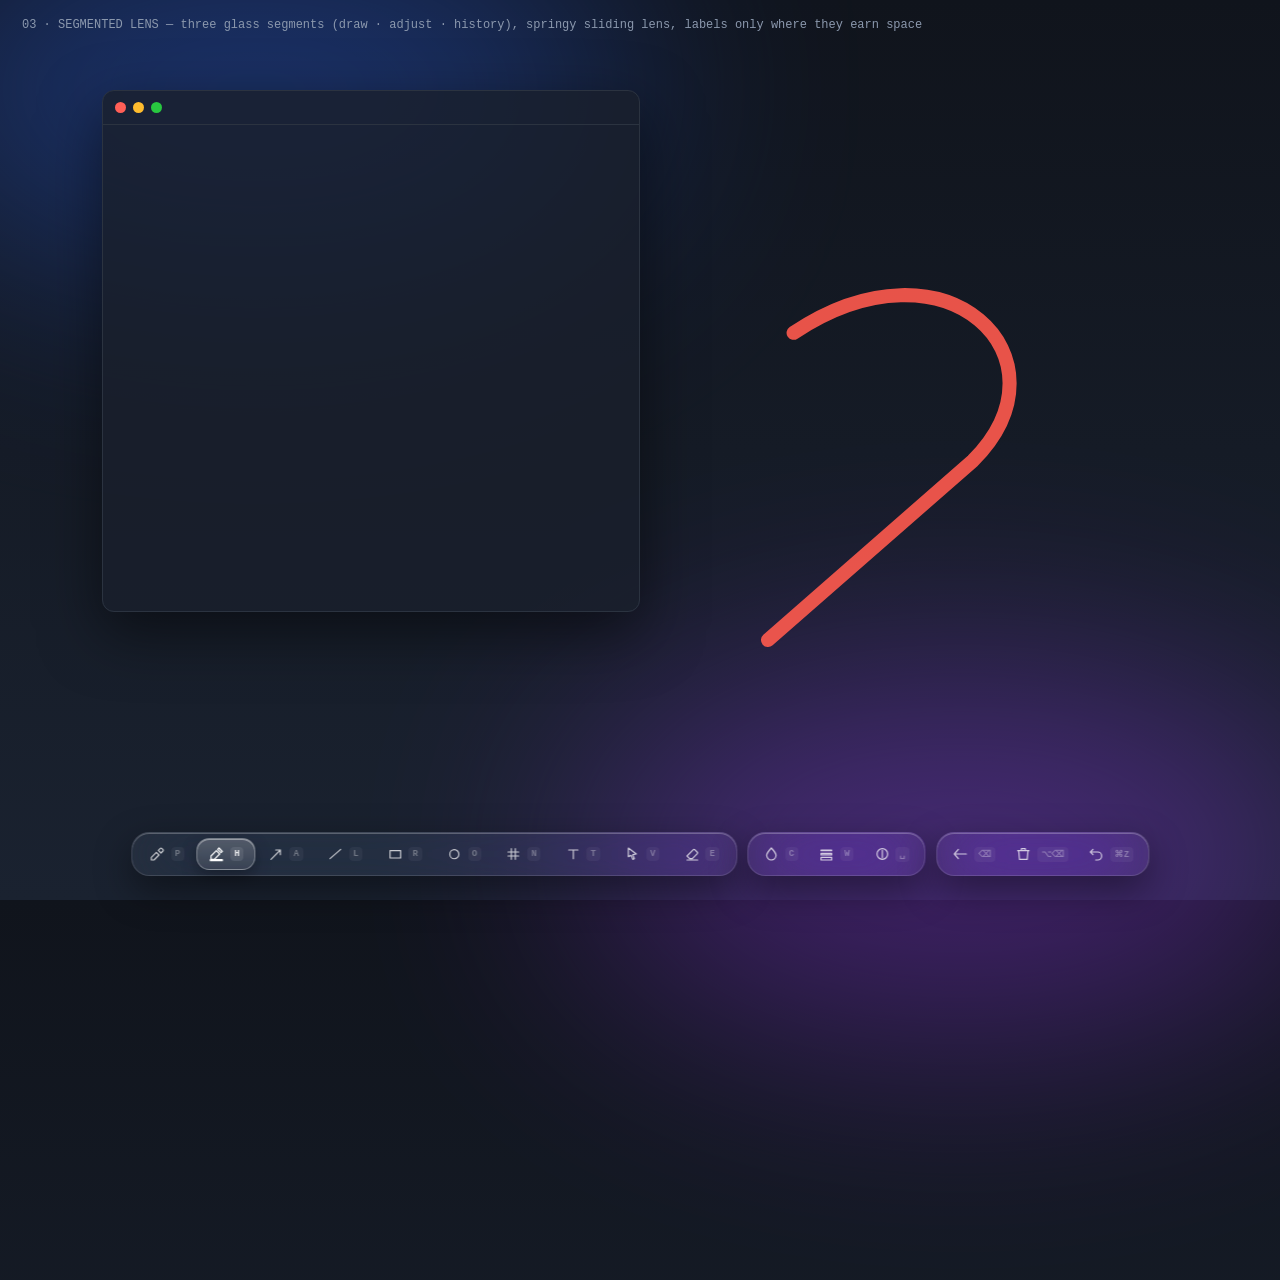
<file: design-catalogue-toolbar/03-segmented-lens.html>
<!doctype html>
<html lang="en">
<head>
<meta charset="utf-8">
<title>03 · Segmented Lens</title>
<style>
  * { margin:0; padding:0; box-sizing:border-box; user-select:none; -webkit-user-select:none; }
  html,body { height:100%; overflow:hidden; font-family:-apple-system,system-ui,sans-serif; }
  body {
    background:
      linear-gradient(180deg, #10141c 0%, #1a2230 100%);
  }
  .glow { position:absolute; width:60vw; height:40vh; filter:blur(120px); opacity:.35; border-radius:50%; }
  .g1 { background:#2f6bff; top:-10%; left:-10%; }
  .g2 { background:#a03cff; bottom:-15%; right:-5%; }
  .win { position:absolute; border-radius:12px; background:rgba(26,32,44,.8); box-shadow:0 20px 60px rgba(0,0,0,.5); border:1px solid #2b3340; }
  .w1 { left:8%; top:10%; width:42%; height:58%; }
  .tb { height:34px; border-bottom:1px solid #2b3340; display:flex; align-items:center; padding:0 12px; gap:7px; }
  .dot { width:11px; height:11px; border-radius:50%; }
  svg.scribble { position:absolute; inset:0; pointer-events:none; }

  .rail { position:absolute; bottom:24px; left:50%; transform:translateX(-50%); display:flex; gap:10px; align-items:center; }
  .seg {
    display:flex; align-items:center; padding:5px;
    border-radius:18px; position:relative;
    background:rgba(255,255,255,.06);
    -webkit-backdrop-filter:blur(34px) saturate(200%);
    backdrop-filter:blur(34px) saturate(200%);
    border:1px solid rgba(255,255,255,.13);
    box-shadow:0 14px 38px rgba(0,0,0,.45), inset 0 1px 0 rgba(255,255,255,.25);
  }
  .btn {
    position:relative; z-index:1;
    display:flex; align-items:center; gap:6px;
    padding:8px 12px; border-radius:13px; cursor:pointer;
    color:rgba(255,255,255,.75); font-size:12px; font-weight:500;
    transition:color .15s, transform .15s cubic-bezier(.3,1.6,.4,1);
  }
  .btn:hover { color:#fff; transform:scale(1.06); }
  .btn:active { transform:scale(.95); }
  .btn svg { width:16px; height:16px; }
  .btn .k { font:600 9px ui-monospace,monospace; opacity:.45; background:rgba(255,255,255,.1); padding:2px 4px; border-radius:4px; }
  .btn.on { color:#fff; }
  .btn.on .k { opacity:.9; }
  .lens {
    position:absolute; top:5px; height:calc(100% - 10px); border-radius:13px; z-index:0;
    background:linear-gradient(180deg, rgba(255,255,255,.22), rgba(255,255,255,.1));
    border:1px solid rgba(255,255,255,.3);
    box-shadow:inset 0 1px 0 rgba(255,255,255,.4), 0 6px 16px rgba(0,0,0,.3);
    transition:left .34s cubic-bezier(.3,1.45,.35,1), width .34s cubic-bezier(.3,1.45,.35,1);
  }
  .icon-only .btn { padding:8px 10px; }
  .badge { position:fixed; top:18px; left:22px; color:#8b98ad; font:12px ui-monospace,monospace; }
</style>
</head>
<body>
  <div class="glow g1"></div><div class="glow g2"></div>
  <div class="badge">03 · SEGMENTED LENS — three glass segments (draw · adjust · history), springy sliding lens, labels only where they earn space</div>
  <div class="win w1"><div class="tb"><span class="dot" style="background:#ff5f57"></span><span class="dot" style="background:#febc2e"></span><span class="dot" style="background:#28c840"></span></div></div>
  <svg class="scribble" viewBox="0 0 100 100" preserveAspectRatio="none">
    <path d="M62,26 C74,18 84,28 76,36 L60,50" fill="none" stroke="#ff5a4e" stroke-width="1.1" stroke-linecap="round" opacity=".9"/>
  </svg>

  <div class="rail">
    <div class="seg" id="segTools"><div class="lens" id="lensTools"></div></div>
    <div class="seg icon-only" id="segAdjust"></div>
    <div class="seg icon-only" id="segHist"></div>
  </div>

<script>
const ICONS = {
  pen:'M3 17l7.5-7.5 4 4L7 21H3v-4zM13.5 6.5l3-3a1.4 1.4 0 012 0l2 2a1.4 1.4 0 010 2l-3 3z',
  high:'M4 15l8-8 5 5-8 8H4v-5zM14 5l2-2 5 5-2 2zM3 22h18v-1.5H3z',
  arrow:'M4 20L18 6M18 6h-7M18 6v7',
  line:'M4 19L20 5',
  rect:'M4 7h16v11H4z',
  circle:'M12 5.5a6.8 6.8 0 110 13.6 6.8 6.8 0 010-13.6z',
  count:'M9 4v16M15 4v16M4 9h16M4 15h16',
  text:'M5 6h14M12 6v13',
  select:'M6 3l12 9-5.2 1L15 19l-2.4 1-2.2-6L6 16z',
  erase:'M8 19l-4-4 9.5-9.5a1.5 1.5 0 012.1 0l3.9 3.9a1.5 1.5 0 010 2.1L12 19H8zM4 21h16',
  color:'M12 3c4.5 4.8 7 8 7 11a7 7 0 11-14 0c0-3 2.5-6.2 7-11z',
  width:'M4 6h16v1H4zM4 11h16v2.4H4zM4 17h16v4H4z',
  fade:'M12 4a8 8 0 100 16 8 8 0 000-16zm0 2.5v11',
  back:'M9 5l-6 7 6 7M3 12h18',
  clear:'M5 7h14l-1.2 13H6.2zM9 7V4h6v3M3.5 7h17',
  undo:'M7 5L3 9l4 4M3 9h11a6 6 0 010 12h-3',
};
function svg(n){return `<svg viewBox="0 0 24 24" fill="none" stroke="currentColor" stroke-width="1.8" stroke-linejoin="round" stroke-linecap="round"><path d="${ICONS[n]}"/></svg>`;}
const tools=[['pen','P'],['high','H'],['arrow','A'],['line','L'],['rect','R'],['circle','O'],['count','N'],['text','T'],['select','V'],['erase','E']];
const segTools=document.getElementById('segTools');
const lens=document.getElementById('lensTools');
let btns=[];
tools.forEach(([n,k])=>{
  const b=document.createElement('div'); b.className='btn';
  b.innerHTML=svg(n)+`<span class="k">${k}</span>`;
  segTools.appendChild(b); btns.push(b);
  b.onclick=()=>{btns.forEach(x=>x.classList.remove('on')); b.classList.add('on');
    lens.style.left=b.offsetLeft+'px'; lens.style.width=b.offsetWidth+'px';};
});
function fill(seg, list){
  list.forEach(([n,label])=>{
    const b=document.createElement('div'); b.className='btn';
    b.innerHTML=svg(n)+(label?`<span class="k">${label}</span>`:'');
    document.getElementById(seg).appendChild(b);
    b.onclick=()=>{b.style.transform='scale(1.2)'; setTimeout(()=>b.style.transform='',180);};
  });
}
fill('segAdjust',[['color','C'],['width','W'],['fade','␣']]);
fill('segHist',[['back','⌫'],['clear','⌥⌫'],['undo','⌘Z']]);
setTimeout(()=>btns[1].click(),50);
</script>
</body>
</html>
</file>
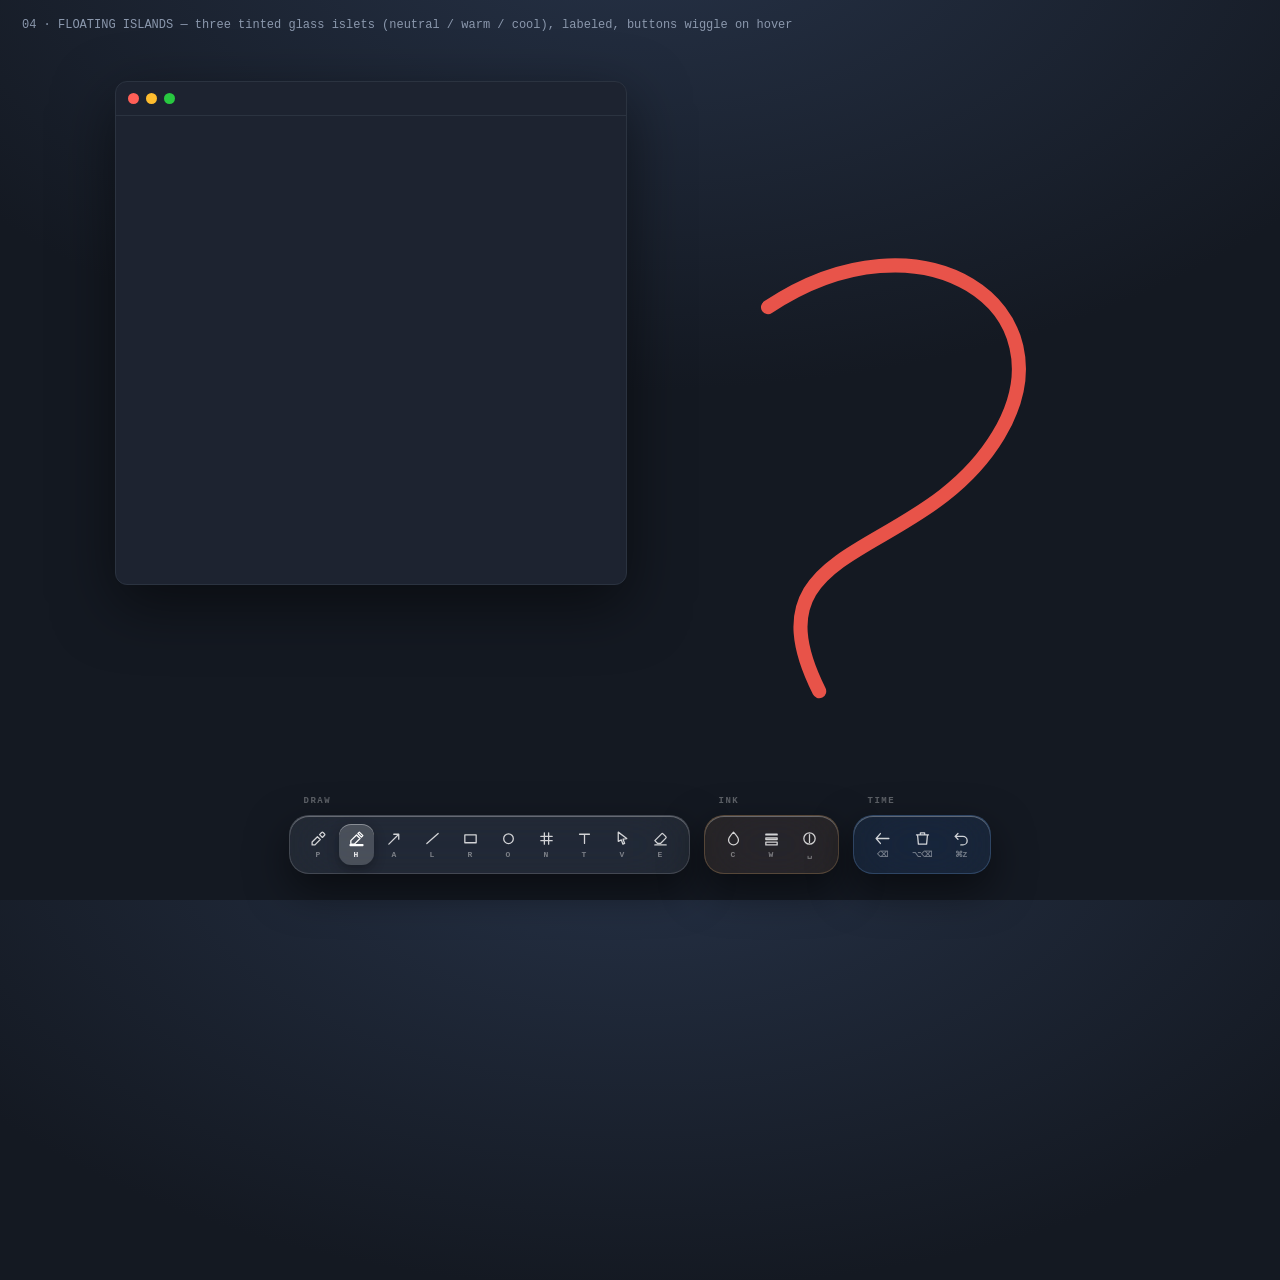
<file: design-catalogue-toolbar/04-floating-islands.html>
<!doctype html>
<html lang="en">
<head>
<meta charset="utf-8">
<title>04 · Floating Islands</title>
<style>
  * { margin:0; padding:0; box-sizing:border-box; user-select:none; -webkit-user-select:none; }
  html,body { height:100%; overflow:hidden; font-family:-apple-system,system-ui,sans-serif; }
  body { background:radial-gradient(1400px 800px at 50% -10%, #263247 0%, #141922 60%); }
  .win { position:absolute; border-radius:12px; background:#1d2330; box-shadow:0 20px 60px rgba(0,0,0,.5); border:1px solid #2b3340; }
  .w1 { left:9%; top:9%; width:40%; height:56%; }
  .tb { height:34px; border-bottom:1px solid #2b3340; display:flex; align-items:center; padding:0 12px; gap:7px; }
  .dot { width:11px; height:11px; border-radius:50%; }
  svg.scribble { position:absolute; inset:0; pointer-events:none; }

  .rail { position:absolute; bottom:26px; left:50%; transform:translateX(-50%); display:flex; align-items:flex-end; gap:14px; }
  .island {
    display:flex; align-items:center; gap:3px; padding:8px 11px;
    border-radius:20px;
    -webkit-backdrop-filter:blur(32px) saturate(190%);
    backdrop-filter:blur(32px) saturate(190%);
    border:1px solid rgba(255,255,255,.15);
    box-shadow:0 16px 42px rgba(0,0,0,.5), inset 0 1px 0 rgba(255,255,255,.3);
    transition:transform .25s cubic-bezier(.3,1.5,.4,1);
  }
  .island:hover { transform:translateY(-5px); }
  .i-tools { background:rgba(255,255,255,.07); }
  .i-adjust { background:rgba(255,170,80,.09); border-color:rgba(255,190,120,.22); }
  .i-hist { background:rgba(90,160,255,.09); border-color:rgba(130,180,255,.22); }
  .island .title {
    position:absolute; top:-19px; left:14px; font:600 9px/1 ui-monospace,monospace;
    letter-spacing:1.5px; color:rgba(255,255,255,.3); text-transform:uppercase;
  }
  .island { position:relative; }
  .b {
    display:flex; flex-direction:column; align-items:center; gap:3px;
    padding:6px 9px; border-radius:12px; cursor:pointer; color:rgba(255,255,255,.8);
    transition:transform .15s cubic-bezier(.3,1.7,.4,1), background .15s, color .15s;
  }
  .b:hover { transform:translateY(-4px) rotate(-3deg) scale(1.12); color:#fff; }
  .b:active { transform:scale(.9); }
  .b svg { width:17px; height:17px; }
  .b .k { font:600 8px ui-monospace,monospace; opacity:.5; }
  .b.on { background:rgba(255,255,255,.18); color:#fff; box-shadow:inset 0 1px 0 rgba(255,255,255,.35), 0 4px 12px rgba(0,0,0,.3); }
  .b.on .k { opacity:.9; }
  .i-adjust .b:hover { color:#ffd9a0; }
  .i-hist .b:hover { color:#a8ccff; }
  .badge { position:fixed; top:18px; left:22px; color:#8b98ad; font:12px ui-monospace,monospace; }
</style>
</head>
<body>
  <div class="badge">04 · FLOATING ISLANDS — three tinted glass islets (neutral / warm / cool), labeled, buttons wiggle on hover</div>
  <div class="win w1"><div class="tb"><span class="dot" style="background:#ff5f57"></span><span class="dot" style="background:#febc2e"></span><span class="dot" style="background:#28c840"></span></div></div>
  <svg class="scribble" viewBox="0 0 100 100" preserveAspectRatio="none">
    <path d="M60,24 C72,16 84,24 78,34 C72,44 58,42 64,54" fill="none" stroke="#ff5a4e" stroke-width="1.1" stroke-linecap="round" opacity=".9"/>
  </svg>

  <div class="rail">
    <div class="island i-tools" id="iTools"><span class="title">Draw</span></div>
    <div class="island i-adjust" id="iAdjust"><span class="title">Ink</span></div>
    <div class="island i-hist" id="iHist"><span class="title">Time</span></div>
  </div>

<script>
const ICONS = {
  pen:'M3 17l7.5-7.5 4 4L7 21H3v-4zM13.5 6.5l3-3a1.4 1.4 0 012 0l2 2a1.4 1.4 0 010 2l-3 3z',
  high:'M4 15l8-8 5 5-8 8H4v-5zM14 5l2-2 5 5-2 2zM3 22h18v-1.5H3z',
  arrow:'M4 20L18 6M18 6h-7M18 6v7',
  line:'M4 19L20 5',
  rect:'M4 7h16v11H4z',
  circle:'M12 5.5a6.8 6.8 0 110 13.6 6.8 6.8 0 010-13.6z',
  count:'M9 4v16M15 4v16M4 9h16M4 15h16',
  text:'M5 6h14M12 6v13',
  select:'M6 3l12 9-5.2 1L15 19l-2.4 1-2.2-6L6 16z',
  erase:'M8 19l-4-4 9.5-9.5a1.5 1.5 0 012.1 0l3.9 3.9a1.5 1.5 0 010 2.1L12 19H8zM4 21h16',
  color:'M12 3c4.5 4.8 7 8 7 11a7 7 0 11-14 0c0-3 2.5-6.2 7-11z',
  width:'M4 6h16v1H4zM4 11h16v2.4H4zM4 17h16v4H4z',
  fade:'M12 4a8 8 0 100 16 8 8 0 000-16zm0 2.5v11',
  back:'M9 5l-6 7 6 7M3 12h18',
  clear:'M5 7h14l-1.2 13H6.2zM9 7V4h6v3M3.5 7h17',
  undo:'M7 5L3 9l4 4M3 9h11a6 6 0 010 12h-3',
};
function svg(n){return `<svg viewBox="0 0 24 24" fill="none" stroke="currentColor" stroke-width="1.8" stroke-linejoin="round" stroke-linecap="round"><path d="${ICONS[n]}"/></svg>`;}
const tools=[['pen','P'],['high','H'],['arrow','A'],['line','L'],['rect','R'],['circle','O'],['count','N'],['text','T'],['select','V'],['erase','E']];
let btns=[];
tools.forEach(([n,k])=>{
  const b=document.createElement('div'); b.className='b';
  b.innerHTML=svg(n)+`<span class="k">${k}</span>`;
  document.getElementById('iTools').appendChild(b); btns.push(b);
  b.onclick=()=>{btns.forEach(x=>x.classList.remove('on')); b.classList.add('on');};
});
btns[1].classList.add('on');
function fill(id, list){
  list.forEach(([n,k])=>{
    const b=document.createElement('div'); b.className='b';
    b.innerHTML=svg(n)+`<span class="k">${k}</span>`;
    document.getElementById(id).appendChild(b);
    b.onclick=()=>{b.style.transform='translateY(-8px) scale(1.25) rotate(4deg)'; setTimeout(()=>b.style.transform='',200);};
  });
}
fill('iAdjust',[['color','C'],['width','W'],['fade','␣']]);
fill('iHist',[['back','⌫'],['clear','⌥⌫'],['undo','⌘Z']]);
</script>
</body>
</html>
</file>
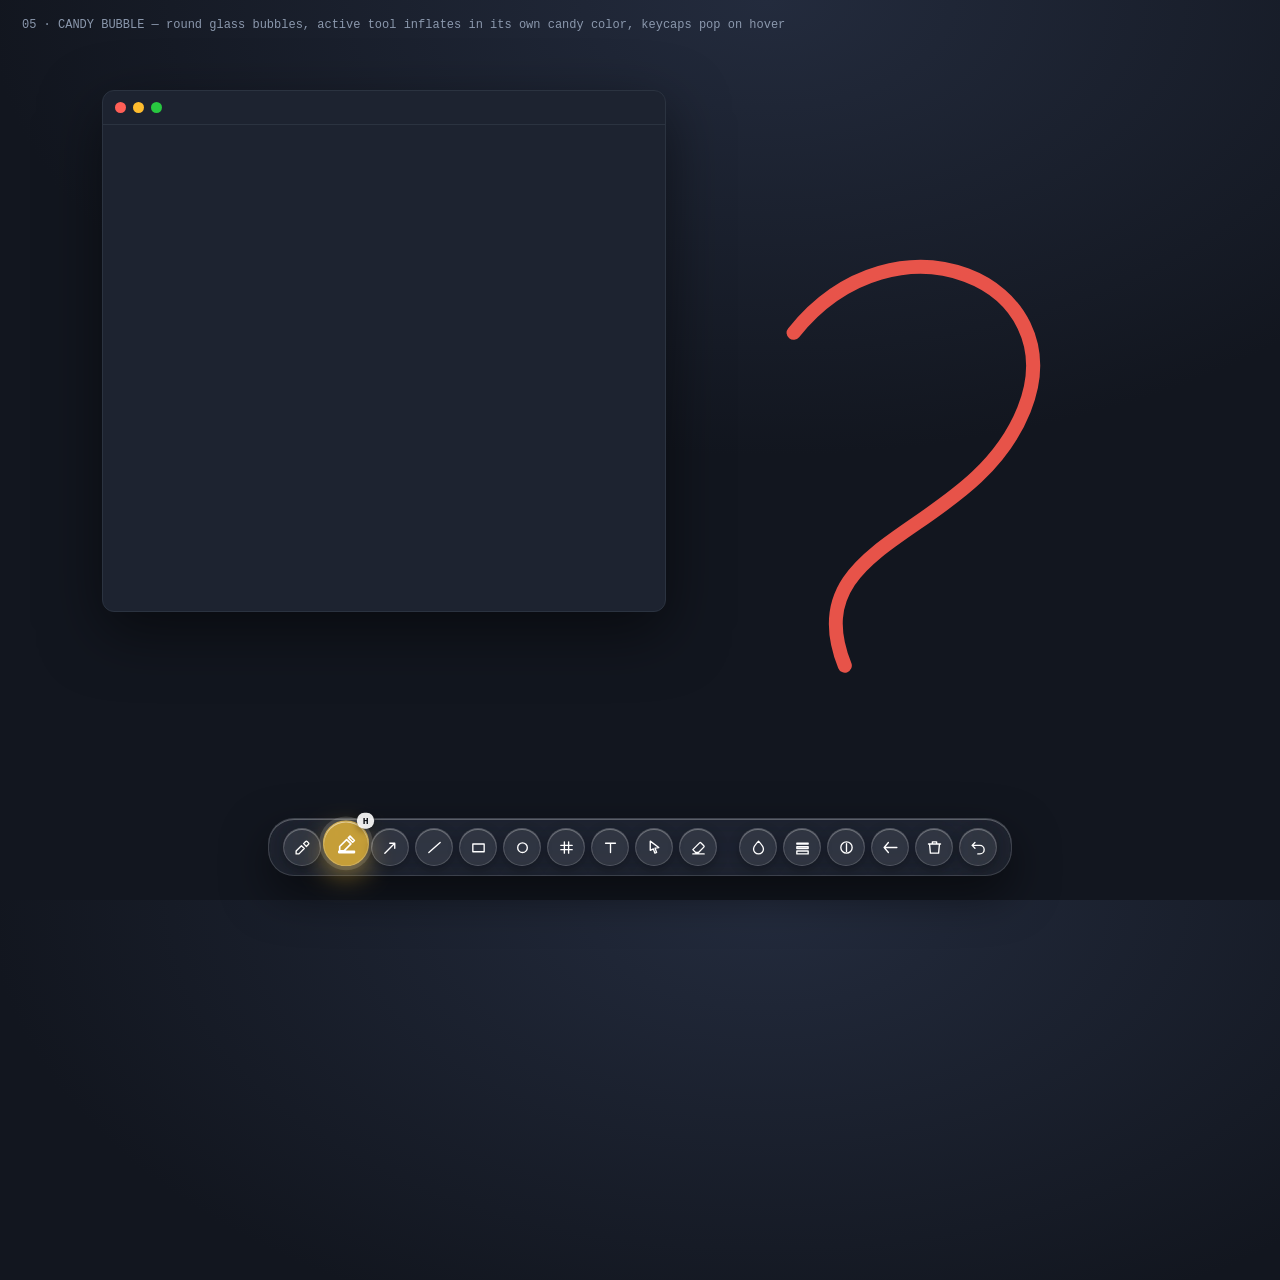
<file: design-catalogue-toolbar/05-candy-bubble.html>
<!doctype html>
<html lang="en">
<head>
<meta charset="utf-8">
<title>05 · Candy Bubble</title>
<style>
  * { margin:0; padding:0; box-sizing:border-box; user-select:none; -webkit-user-select:none; }
  html,body { height:100%; overflow:hidden; font-family:-apple-system,system-ui,sans-serif; }
  body { background:radial-gradient(1200px 700px at 60% 0%, #232b3d 0%, #12161f 65%); }
  .win { position:absolute; border-radius:12px; background:#1d2330; box-shadow:0 20px 60px rgba(0,0,0,.5); border:1px solid #2b3340; }
  .w1 { left:8%; top:10%; width:44%; height:58%; }
  .tb { height:34px; border-bottom:1px solid #2b3340; display:flex; align-items:center; padding:0 12px; gap:7px; }
  .dot { width:11px; height:11px; border-radius:50%; }
  svg.scribble { position:absolute; inset:0; pointer-events:none; }

  .bar-wrap { position:absolute; bottom:24px; left:50%; transform:translateX(-50%); }
  .bar {
    display:flex; align-items:center; gap:6px; padding:9px 14px;
    border-radius:26px;
    background:rgba(255,255,255,.055);
    -webkit-backdrop-filter:blur(38px) saturate(200%);
    backdrop-filter:blur(38px) saturate(200%);
    border:1px solid rgba(255,255,255,.14);
    box-shadow:0 18px 46px rgba(0,0,0,.5), inset 0 1px 0 rgba(255,255,255,.28);
  }
  @keyframes wiggle {
    0%,100%{transform:rotate(0) scale(1.14) translateY(-4px)}
    25%{transform:rotate(-7deg) scale(1.14) translateY(-4px)}
    75%{transform:rotate(7deg) scale(1.14) translateY(-4px)}
  }
  .bub {
    position:relative; width:38px; height:38px; border-radius:50%; cursor:pointer;
    display:flex; align-items:center; justify-content:center; color:#fff;
    background:rgba(255,255,255,.09);
    border:1px solid rgba(255,255,255,.16);
    box-shadow:inset 0 1px 0 rgba(255,255,255,.3), 0 4px 12px rgba(0,0,0,.3);
    transition:transform .18s cubic-bezier(.3,1.7,.4,1), background .18s, box-shadow .18s;
  }
  .bub svg { width:17px; height:17px; }
  .bub:hover { animation:wiggle .45s ease-in-out; }
  .bub:active { transform:scale(.85); }
  .bub .k {
    position:absolute; top:-7px; right:-5px;
    font:700 8px/1 ui-monospace,monospace; color:#0c0f15;
    background:rgba(255,255,255,.9); padding:2.5px 4.5px; border-radius:6px;
    box-shadow:0 2px 6px rgba(0,0,0,.35);
    opacity:0; transform:scale(.5); transition:.18s;
  }
  .bub:hover .k, .bub.on .k { opacity:1; transform:scale(1); }
  .bub.on {
    transform:scale(1.22) translateY(-3px);
    background:var(--tint);
    box-shadow:inset 0 1px 0 rgba(255,255,255,.5), 0 8px 22px var(--glow), 0 0 0 3px rgba(255,255,255,.14);
  }
  .gap { width:10px; }
  .badge { position:fixed; top:18px; left:22px; color:#8b98ad; font:12px ui-monospace,monospace; }
</style>
</head>
<body>
  <div class="badge">05 · CANDY BUBBLE — round glass bubbles, active tool inflates in its own candy color, keycaps pop on hover</div>
  <div class="win w1"><div class="tb"><span class="dot" style="background:#ff5f57"></span><span class="dot" style="background:#febc2e"></span><span class="dot" style="background:#28c840"></span></div></div>
  <svg class="scribble" viewBox="0 0 100 100" preserveAspectRatio="none">
    <path d="M62,26 C70,16 84,22 80,32 C76,42 62,42 66,52" fill="none" stroke="#ff5a4e" stroke-width="1.1" stroke-linecap="round" opacity=".9"/>
  </svg>

  <div class="bar-wrap"><div class="bar" id="bar"></div></div>

<script>
const ICONS = {
  pen:'M3 17l7.5-7.5 4 4L7 21H3v-4zM13.5 6.5l3-3a1.4 1.4 0 012 0l2 2a1.4 1.4 0 010 2l-3 3z',
  high:'M4 15l8-8 5 5-8 8H4v-5zM14 5l2-2 5 5-2 2zM3 22h18v-1.5H3z',
  arrow:'M4 20L18 6M18 6h-7M18 6v7',
  line:'M4 19L20 5',
  rect:'M4 7h16v11H4z',
  circle:'M12 5.5a6.8 6.8 0 110 13.6 6.8 6.8 0 010-13.6z',
  count:'M9 4v16M15 4v16M4 9h16M4 15h16',
  text:'M5 6h14M12 6v13',
  select:'M6 3l12 9-5.2 1L15 19l-2.4 1-2.2-6L6 16z',
  erase:'M8 19l-4-4 9.5-9.5a1.5 1.5 0 012.1 0l3.9 3.9a1.5 1.5 0 010 2.1L12 19H8zM4 21h16',
  color:'M12 3c4.5 4.8 7 8 7 11a7 7 0 11-14 0c0-3 2.5-6.2 7-11z',
  width:'M4 6h16v1H4zM4 11h16v2.4H4zM4 17h16v4H4z',
  fade:'M12 4a8 8 0 100 16 8 8 0 000-16zm0 2.5v11',
  back:'M9 5l-6 7 6 7M3 12h18',
  clear:'M5 7h14l-1.2 13H6.2zM9 7V4h6v3M3.5 7h17',
  undo:'M7 5L3 9l4 4M3 9h11a6 6 0 010 12h-3',
};
const TINT = {
  pen:['rgba(255,120,90,.75)','rgba(255,120,90,.45)'],
  high:['rgba(255,200,60,.75)','rgba(255,200,60,.45)'],
  arrow:['rgba(90,160,255,.75)','rgba(90,160,255,.45)'],
  line:['rgba(80,220,255,.7)','rgba(80,220,255,.4)'],
  rect:['rgba(160,120,255,.75)','rgba(160,120,255,.45)'],
  circle:['rgba(60,220,190,.75)','rgba(60,220,190,.45)'],
  count:['rgba(255,110,150,.75)','rgba(255,110,150,.45)'],
  text:['rgba(200,210,230,.7)','rgba(200,210,230,.4)'],
  select:['rgba(150,165,190,.7)','rgba(150,165,190,.4)'],
  erase:['rgba(255,140,220,.75)','rgba(255,140,220,.45)'],
};
const tools=[['pen','P'],['high','H'],['arrow','A'],['line','L'],['rect','R'],['circle','O'],['count','N'],['text','T'],['select','V'],['erase','E']];
const utils=[['color','C'],['width','W'],['fade','␣'],['back','⌫'],['clear','⌥⌫'],['undo','⌘Z']];
const bar=document.getElementById('bar');
function svg(n){return `<svg viewBox="0 0 24 24" fill="none" stroke="currentColor" stroke-width="1.9" stroke-linejoin="round" stroke-linecap="round"><path d="${ICONS[n]}"/></svg>`;}
let bubs=[];
tools.forEach(([n,k])=>{
  const b=document.createElement('div'); b.className='bub';
  const [tint,glow]=TINT[n];
  b.style.setProperty('--tint',tint); b.style.setProperty('--glow',glow);
  b.innerHTML=svg(n)+`<span class="k">${k}</span>`;
  bar.appendChild(b); bubs.push(b);
  b.onclick=()=>{bubs.forEach(x=>x.classList.remove('on')); b.classList.add('on');};
});
const gap=document.createElement('div'); gap.className='gap'; bar.appendChild(gap);
utils.forEach(([n,k])=>{
  const b=document.createElement('div'); b.className='bub';
  b.innerHTML=svg(n)+`<span class="k">${k}</span>`;
  bar.appendChild(b);
  b.onclick=()=>{b.style.transform='scale(1.3)'; setTimeout(()=>b.style.transform='',180);};
});
bubs[1].classList.add('on');
</script>
</body>
</html>
</file>
<file: design-catalogue-brush/_shared.css>
html, body { margin: 0; height: 100%; overflow: hidden; background: #101014; cursor: none; }
* { font-family: -apple-system, system-ui, sans-serif; }
canvas { display: block; position: fixed; inset: 0; }
#cursor { position: fixed; left: 0; top: 0; width: 4px; height: 4px; pointer-events: none; overflow: visible; z-index: 10; }
.hud {
  position: fixed; left: 50%; bottom: 26px; transform: translateX(-50%);
  display: flex; align-items: center; gap: 14px;
  background: rgba(18,18,24,.88); border: 1px solid rgba(255,255,255,.14);
  border-radius: 16px; padding: 12px 18px; z-index: 20; cursor: default;
  color: #eee; font-size: 13px; backdrop-filter: blur(12px);
}
.hud .name { font-weight: 700; letter-spacing: .3px; margin-right: 4px; }
.swatch { width: 22px; height: 22px; border-radius: 50%; border: 2px solid transparent; }
.swatch.on { border-color: #fff; }
input[type=range] { width: 140px; accent-color: #ff8a3d; }
#clear { background: rgba(255,255,255,.1); color: #eee; border: 1px solid rgba(255,255,255,.2); border-radius: 8px; padding: 5px 12px; font-size: 12px; }
#clear:hover { background: rgba(255,255,255,.2); }
.nav { position: fixed; top: 20px; left: 20px; z-index: 20; }
.nav a { color: #9aa; text-decoration: none; font-size: 13px; background: rgba(18,18,24,.8); padding: 8px 14px; border-radius: 10px; border: 1px solid rgba(255,255,255,.12); }
</file>
